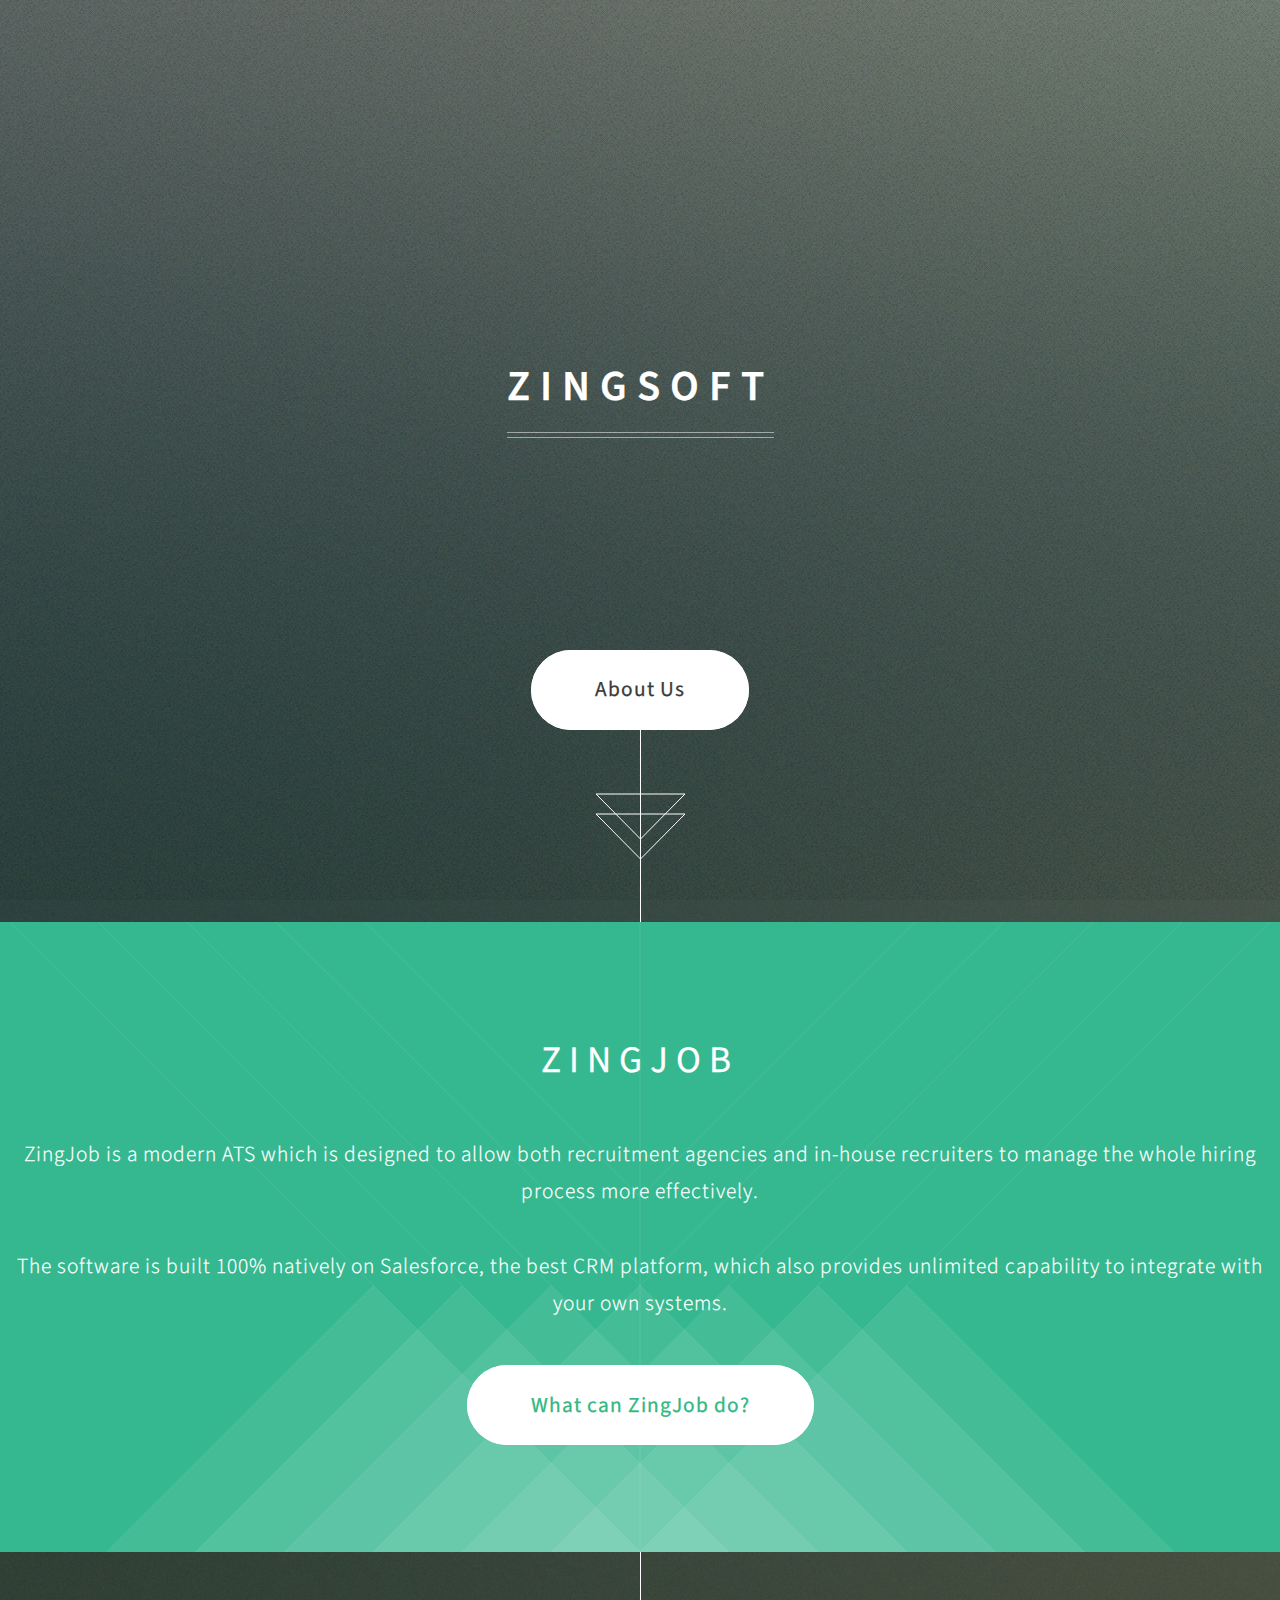
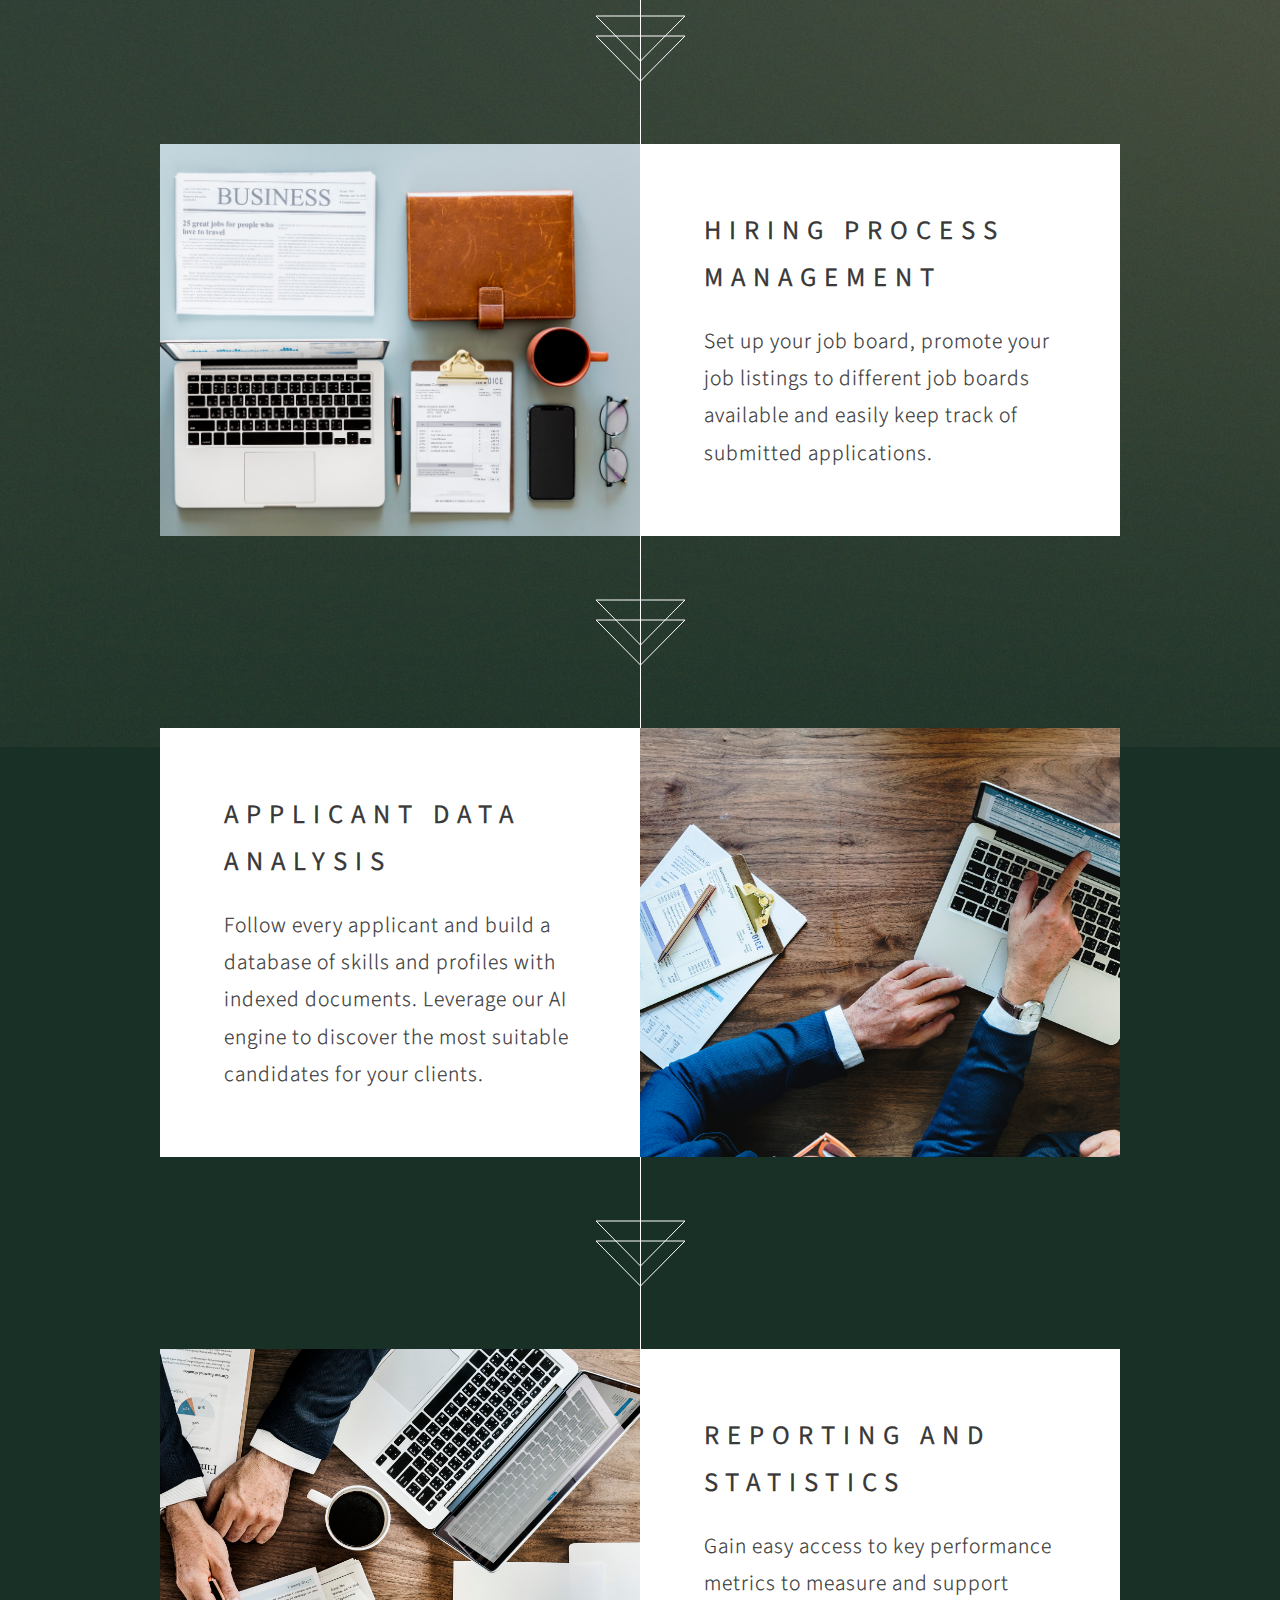
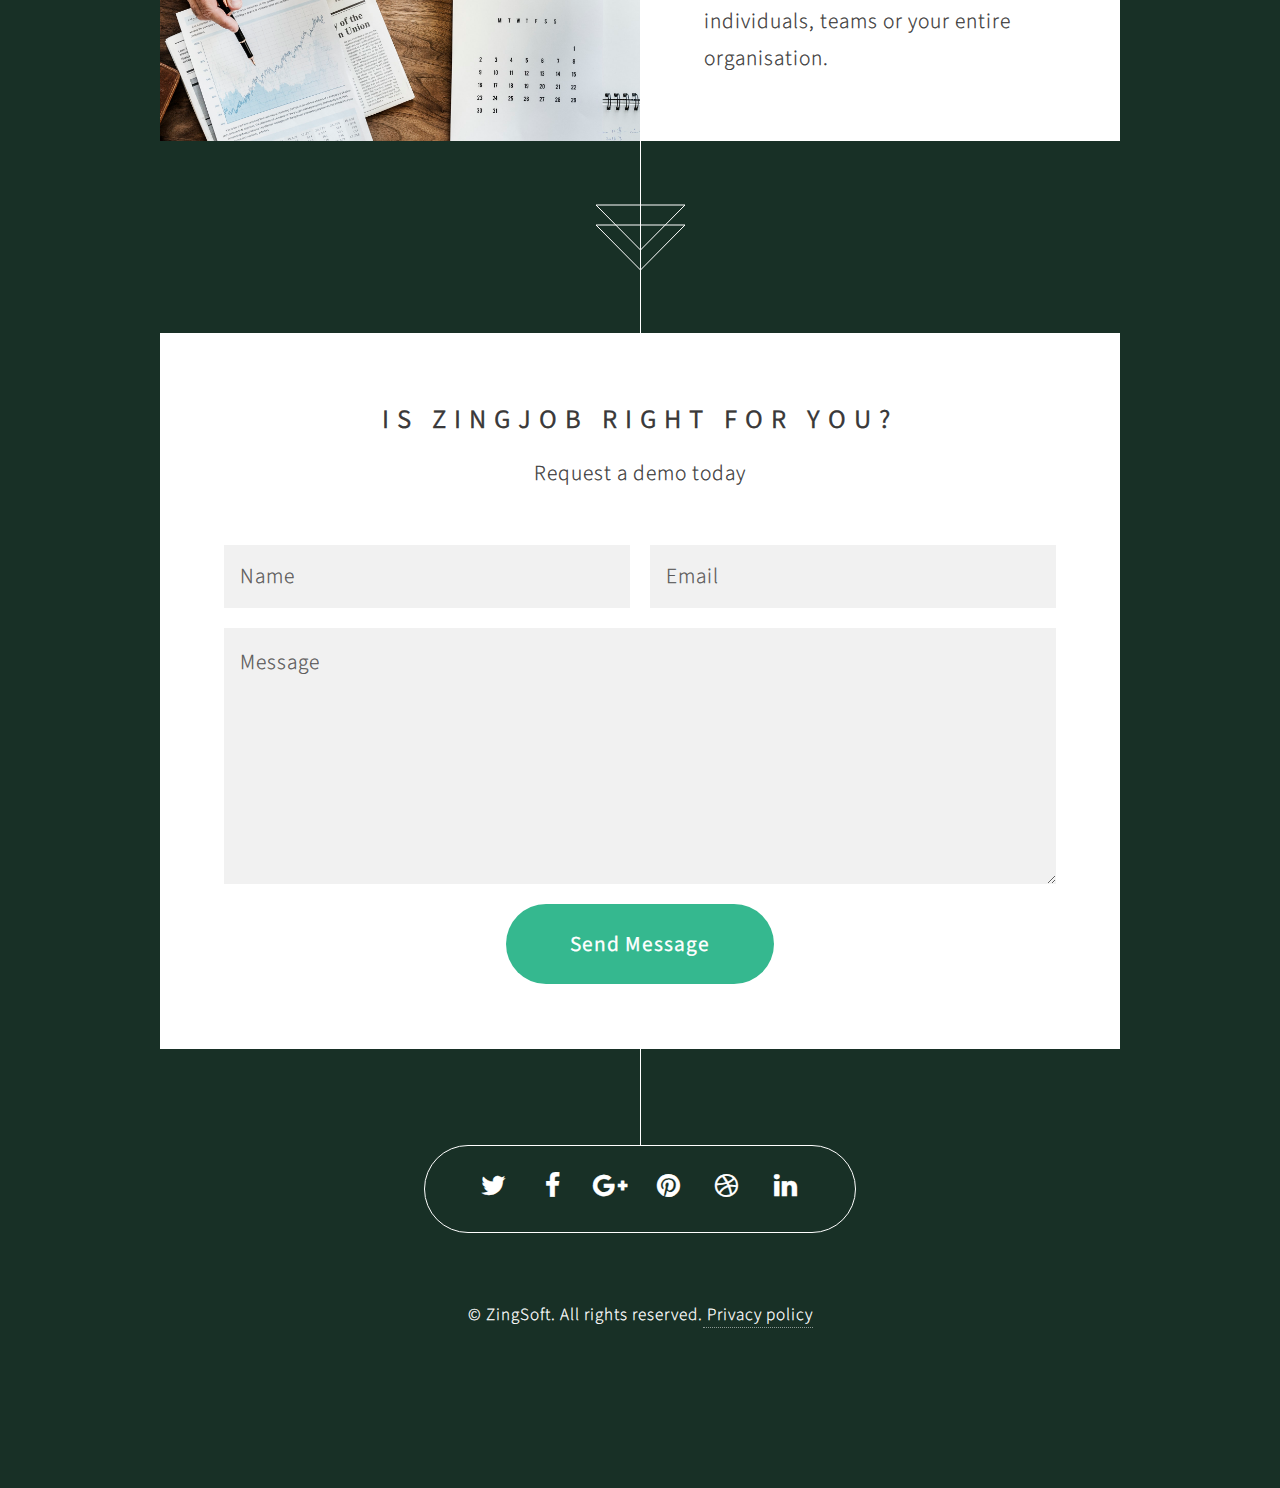
<file: index.html>
<!DOCTYPE HTML>
<html>
	<head>
		<title>ZingJob | ZingSoft</title>
		<meta charset="utf-8" />
		<meta name="viewport" content="width=device-width, initial-scale=1" />
		<!--[if lte IE 8]><script src="assets/js/ie/html5shiv.js"></script><![endif]-->
		<link rel="stylesheet" href="assets/css/main.css" />
		<!--[if lte IE 8]><link rel="stylesheet" href="assets/css/ie8.css" /><![endif]-->
	</head>
	<body>

		<!-- Header -->
			<section id="header">
				<header>
					<h1>ZingSoft</h1>
					<p></p>
				</header>
				<footer>
					<a href="#banner" class="button style2 scrolly-middle">About Us</a>
				</footer>
			</section>

		<!-- Banner -->
			<section id="banner">
				<header>
					<h2>ZingJob</h2>
				</header>
				<p>ZingJob is a modern ATS which is designed to allow both recruitment agencies and in-house recruiters to manage the whole hiring process more effectively. <br /><br />

				The software is built 100% natively on Salesforce, the best CRM platform, which also provides unlimited capability to integrate with your own systems. <br /></p>
				<footer>
					<a href="#first" class="button style2 scrolly">What can ZingJob do?</a>
				</footer>
			</section>

		<!-- Feature 1 -->
			<article id="first" class="container box style1 right">
				<!-- <a href="#" class="image fit"><img src="images/pic01.jpg" alt="" /></a> -->
				<a href="#" class="image fit"><img src="images/r1.jpeg" alt="" /></a>
				<div class="inner">
					<header>
						<h2>Hiring process management</h2>
					</header>
					<p>Set up your job board, promote your job listings to different job boards available and easily keep track of submitted applications. </p>
				</div>
			</article>

		<!-- Feature 2 -->
			<article class="container box style1 left">
				<a href="#" class="image fit"><img src="images/r2.jpeg" alt="" /></a>
				<div class="inner">
					<header>
						<h2>Applicant data analysis</h2>
					</header>
					<p>Follow every applicant and build a database of skills and profiles with indexed documents. Leverage our AI engine to discover the most suitable candidates for your clients.</p>
				</div>
			</article>

		<!-- Feature 3 -->
			<article id="first" class="container box style1 right">
				<a href="#" class="image fit"><img src="images/r3.jpeg" alt="" /></a>
				<div class="inner">
					<header>
						<h2>Reporting and Statistics</h2>
					</header>
					<p>Gain easy access to key performance metrics to measure and support individuals, teams or your entire organisation.</p>
				</div>
			</article>


		<!-- Portfolio -->
			<!-- <article class="container box style2">
				<header>
					<h2>Magnis parturient</h2>
					<p>Justo phasellus et aenean dignissim<br />
					placerat cubilia purus lectus.</p>
				</header>
				<div class="inner gallery">
					<div class="row 0%">
						<div class="3u 12u(mobile)"><a href="images/fulls/01.jpg" class="image fit"><img src="images/thumbs/01.jpg" alt="" title="Ad infinitum" /></a></div>
						<div class="3u 12u(mobile)"><a href="images/fulls/02.jpg" class="image fit"><img src="images/thumbs/02.jpg" alt="" title="Dressed in Clarity" /></a></div>
						<div class="3u 12u(mobile)"><a href="images/fulls/03.jpg" class="image fit"><img src="images/thumbs/03.jpg" alt="" title="Raven" /></a></div>
						<div class="3u 12u(mobile)"><a href="images/fulls/04.jpg" class="image fit"><img src="images/thumbs/04.jpg" alt="" title="I'll have a cup of Disneyland, please" /></a></div>
					</div>
					<div class="row 0%">
						<div class="3u 12u(mobile)"><a href="images/fulls/05.jpg" class="image fit"><img src="images/thumbs/05.jpg" alt="" title="Cherish" /></a></div>
						<div class="3u 12u(mobile)"><a href="images/fulls/06.jpg" class="image fit"><img src="images/thumbs/06.jpg" alt="" title="Different." /></a></div>
						<div class="3u 12u(mobile)"><a href="images/fulls/07.jpg" class="image fit"><img src="images/thumbs/07.jpg" alt="" title="History was made here" /></a></div>
						<div class="3u 12u(mobile)"><a href="images/fulls/08.jpg" class="image fit"><img src="images/thumbs/08.jpg" alt="" title="People come and go and walk away" /></a></div>
					</div>
				</div>
			</article> -->

		<!-- Contact -->
			<article class="container box style3">
				<header>
					<h2>Is ZingJob right for you?</h2>
					<p>Request a demo today</p>
				</header>
				<form method="post" action="#">
					<div class="row 50%">
						<div class="6u 12u$(mobile)"><input type="text" class="text" name="name" placeholder="Name" /></div>
						<div class="6u$ 12u$(mobile)"><input type="text" class="text" name="email" placeholder="Email" /></div>
						<div class="12u$">
							<textarea name="message" placeholder="Message"></textarea>
						</div>
						<div class="12u$">
							<ul class="actions">
								<li><input type="submit" value="Send Message" /></li>
							</ul>
						</div>
					</div>
				</form>
			</article>

		<section id="footer">
			<ul class="icons">
				<li><a href="#" class="icon fa-twitter"><span class="label">Twitter</span></a></li>
				<li><a href="#" class="icon fa-facebook"><span class="label">Facebook</span></a></li>
				<li><a href="#" class="icon fa-google-plus"><span class="label">Google+</span></a></li>
				<li><a href="#" class="icon fa-pinterest"><span class="label">Pinterest</span></a></li>
				<li><a href="#" class="icon fa-dribbble"><span class="label">Dribbble</span></a></li>
				<li><a href="#" class="icon fa-linkedin"><span class="label">LinkedIn</span></a></li>
			</ul>
			<div class="copyright">
				<ul class="menu">
					<li>&copy; ZingSoft. All rights reserved.<a href="privacy.html" target="_"> Privacy policy</a></li>
				</ul>
			</div>
		</section>

		<!-- Scripts -->
			<script src="assets/js/jquery.min.js"></script>
			<script src="assets/js/jquery.scrolly.min.js"></script>
			<script src="assets/js/jquery.poptrox.min.js"></script>
			<script src="assets/js/skel.min.js"></script>
			<script src="assets/js/util.js"></script>
			<!--[if lte IE 8]><script src="assets/js/ie/respond.min.js"></script><![endif]-->
			<script src="assets/js/main.js"></script>

	</body>
</html>
</file>
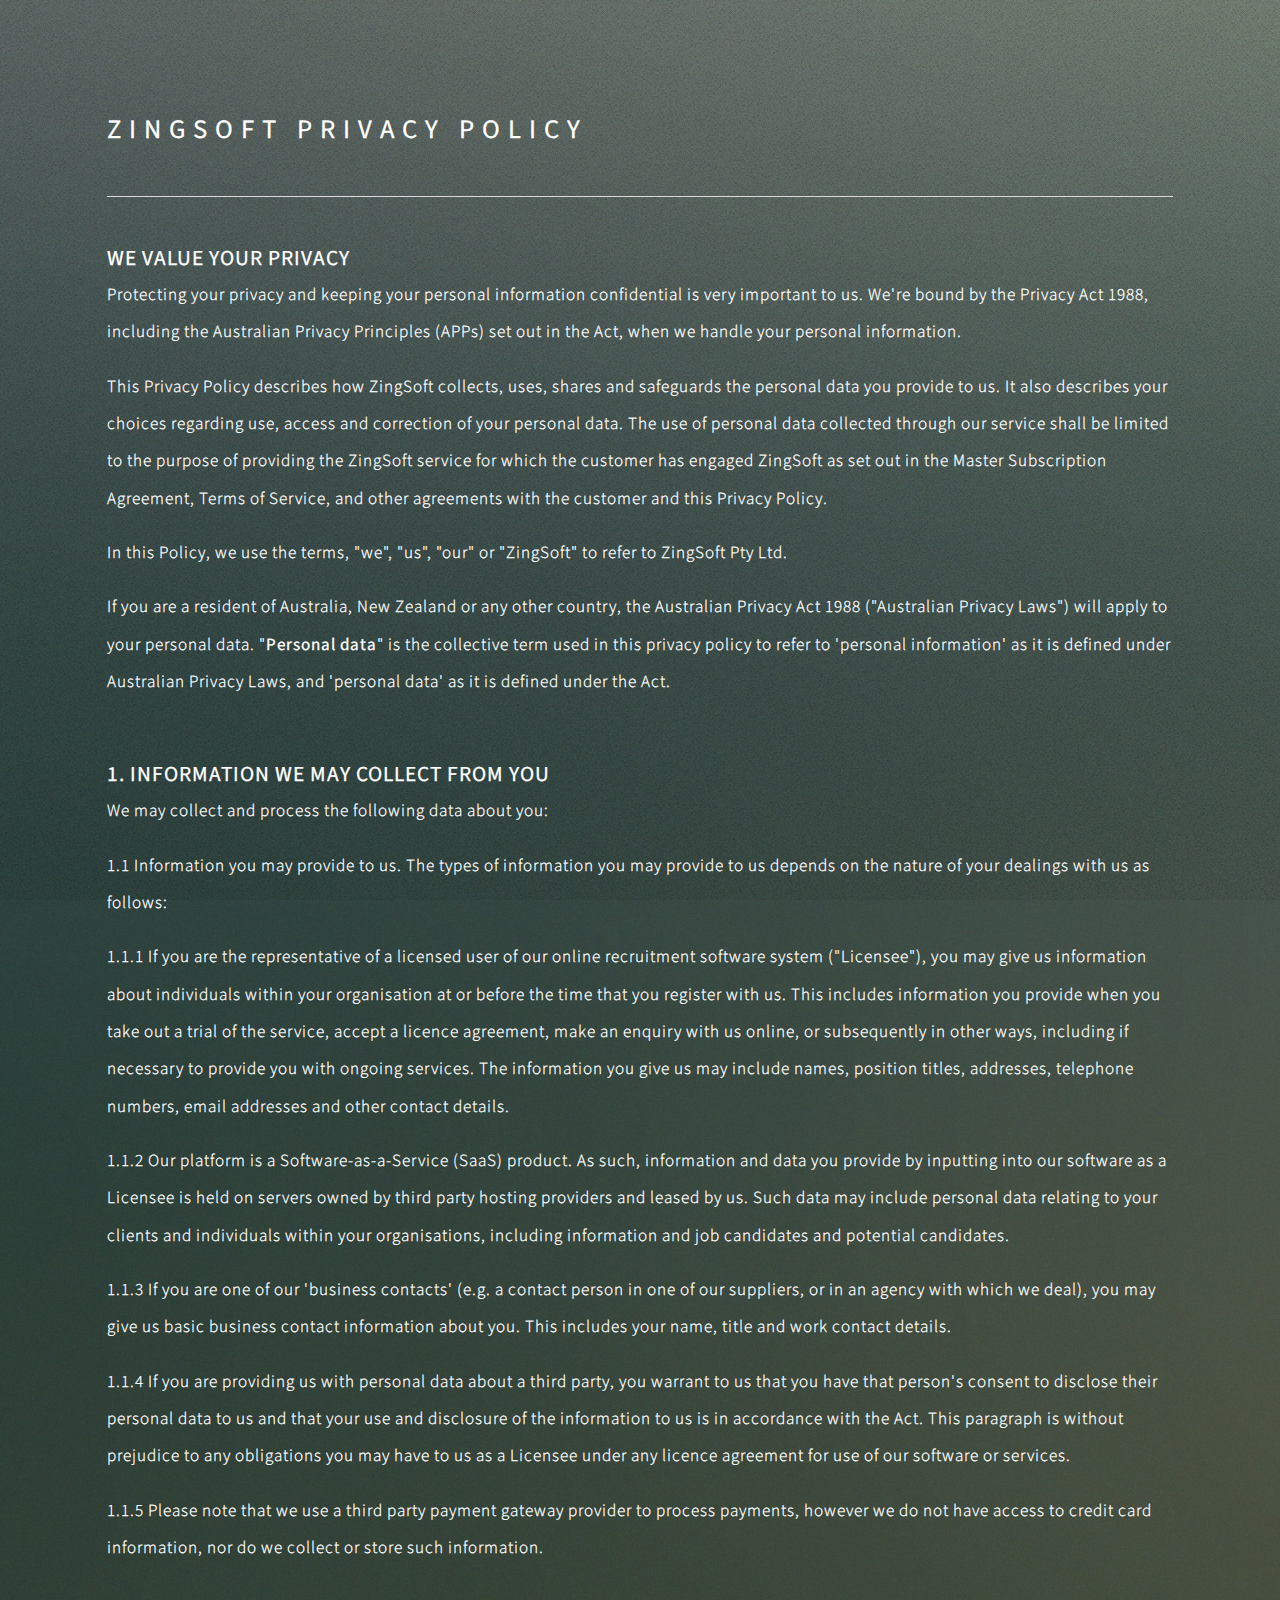
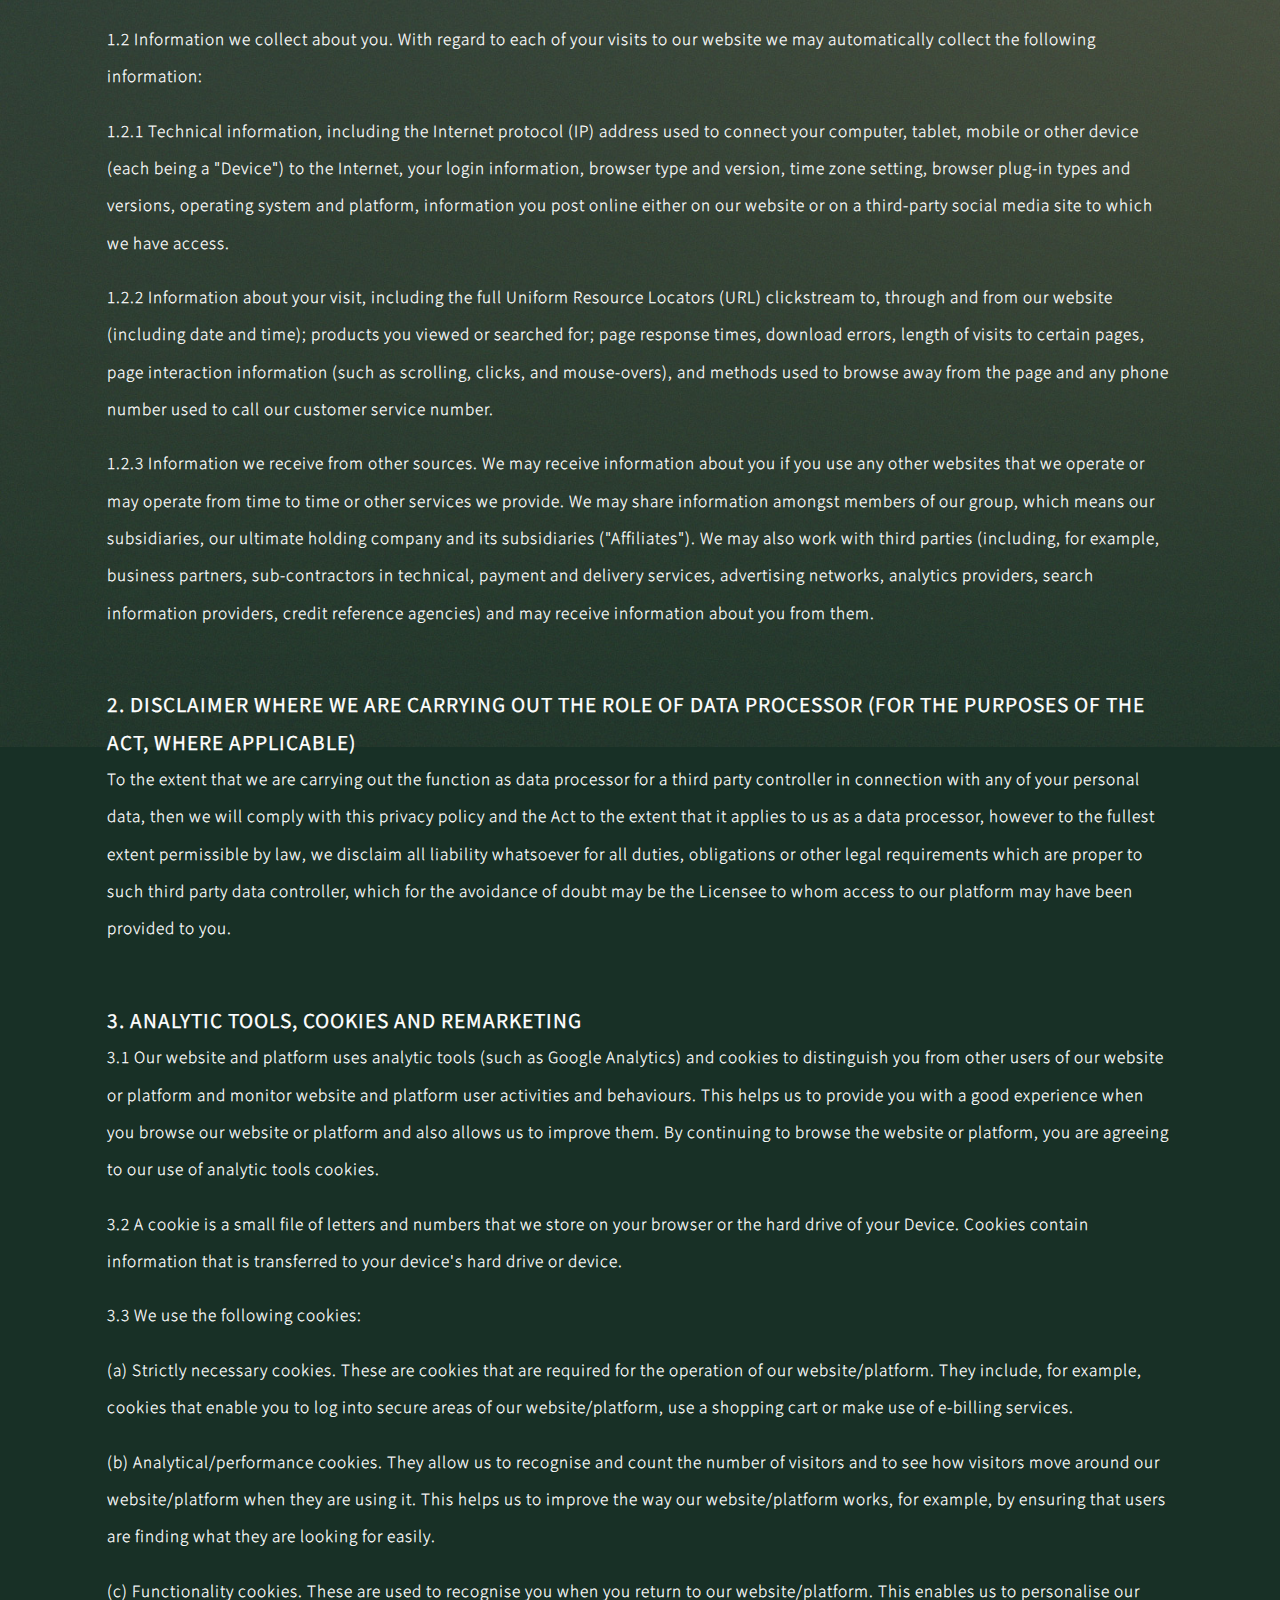
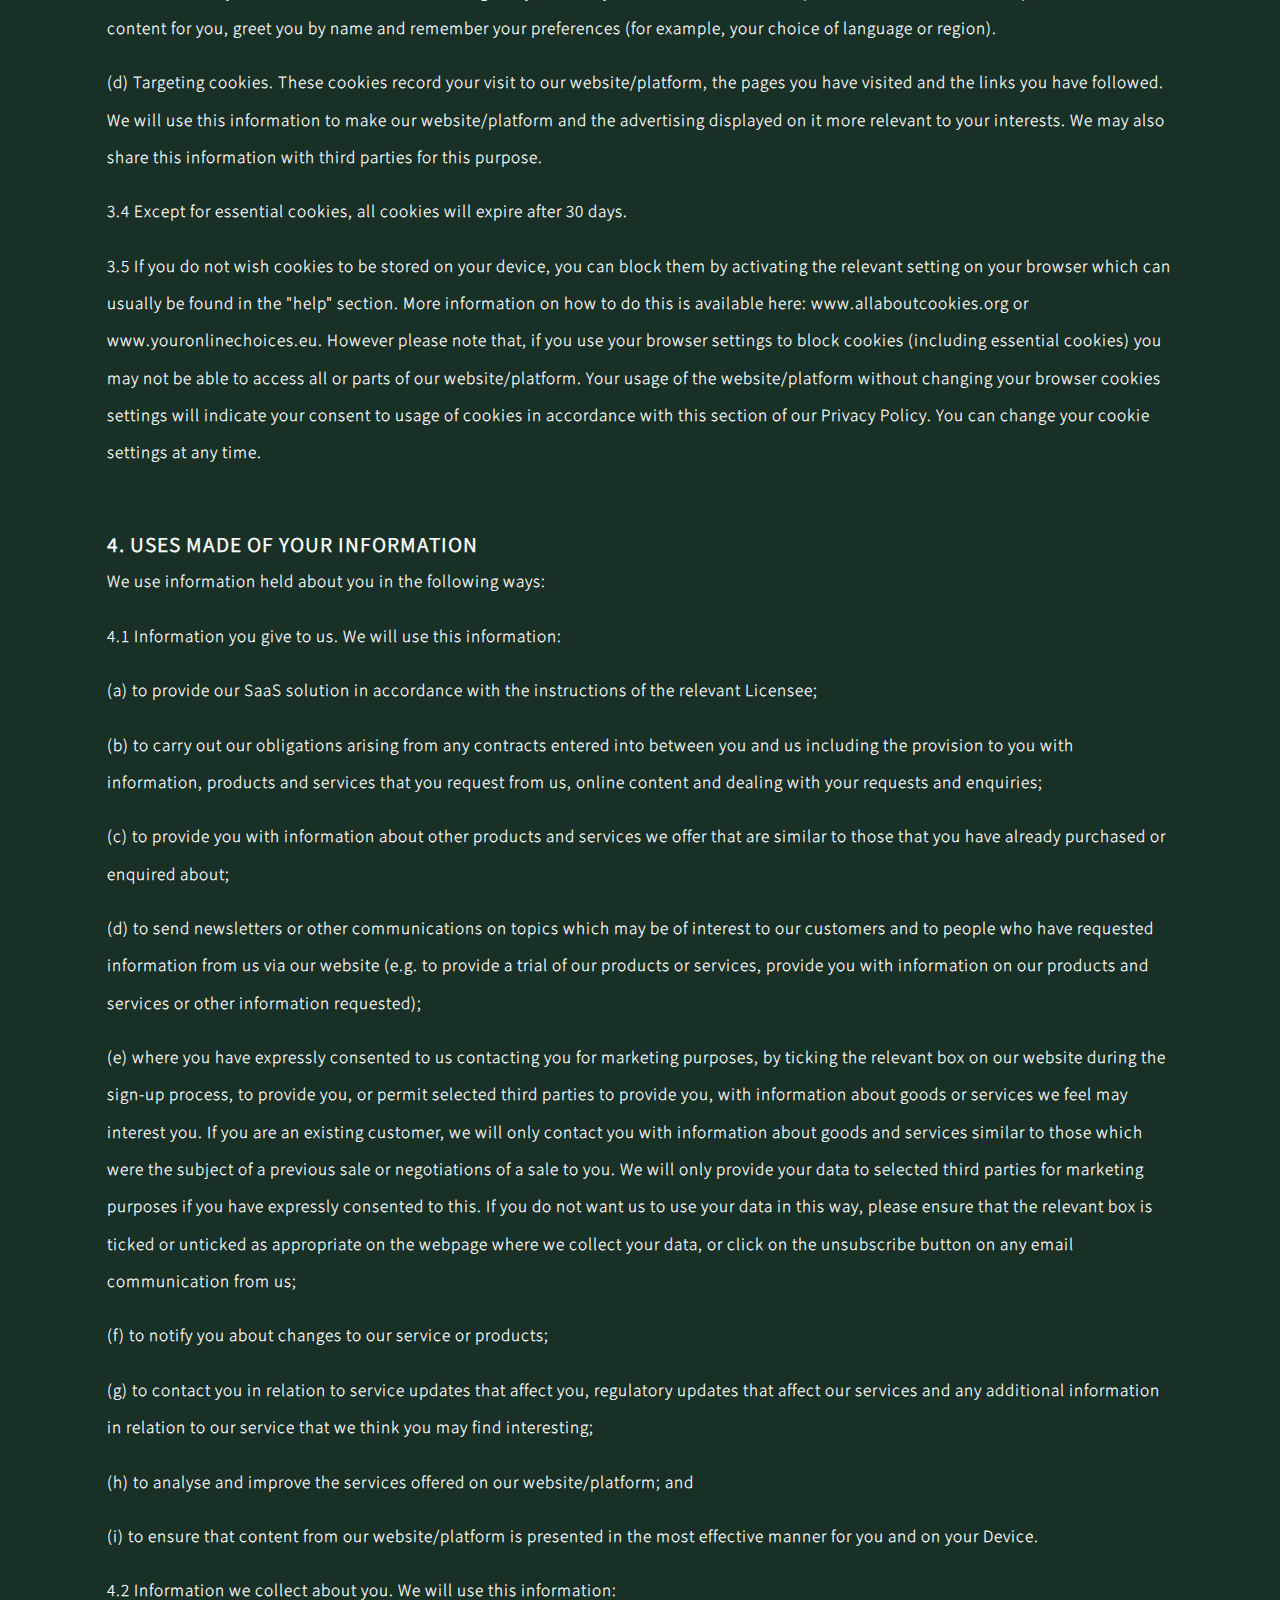
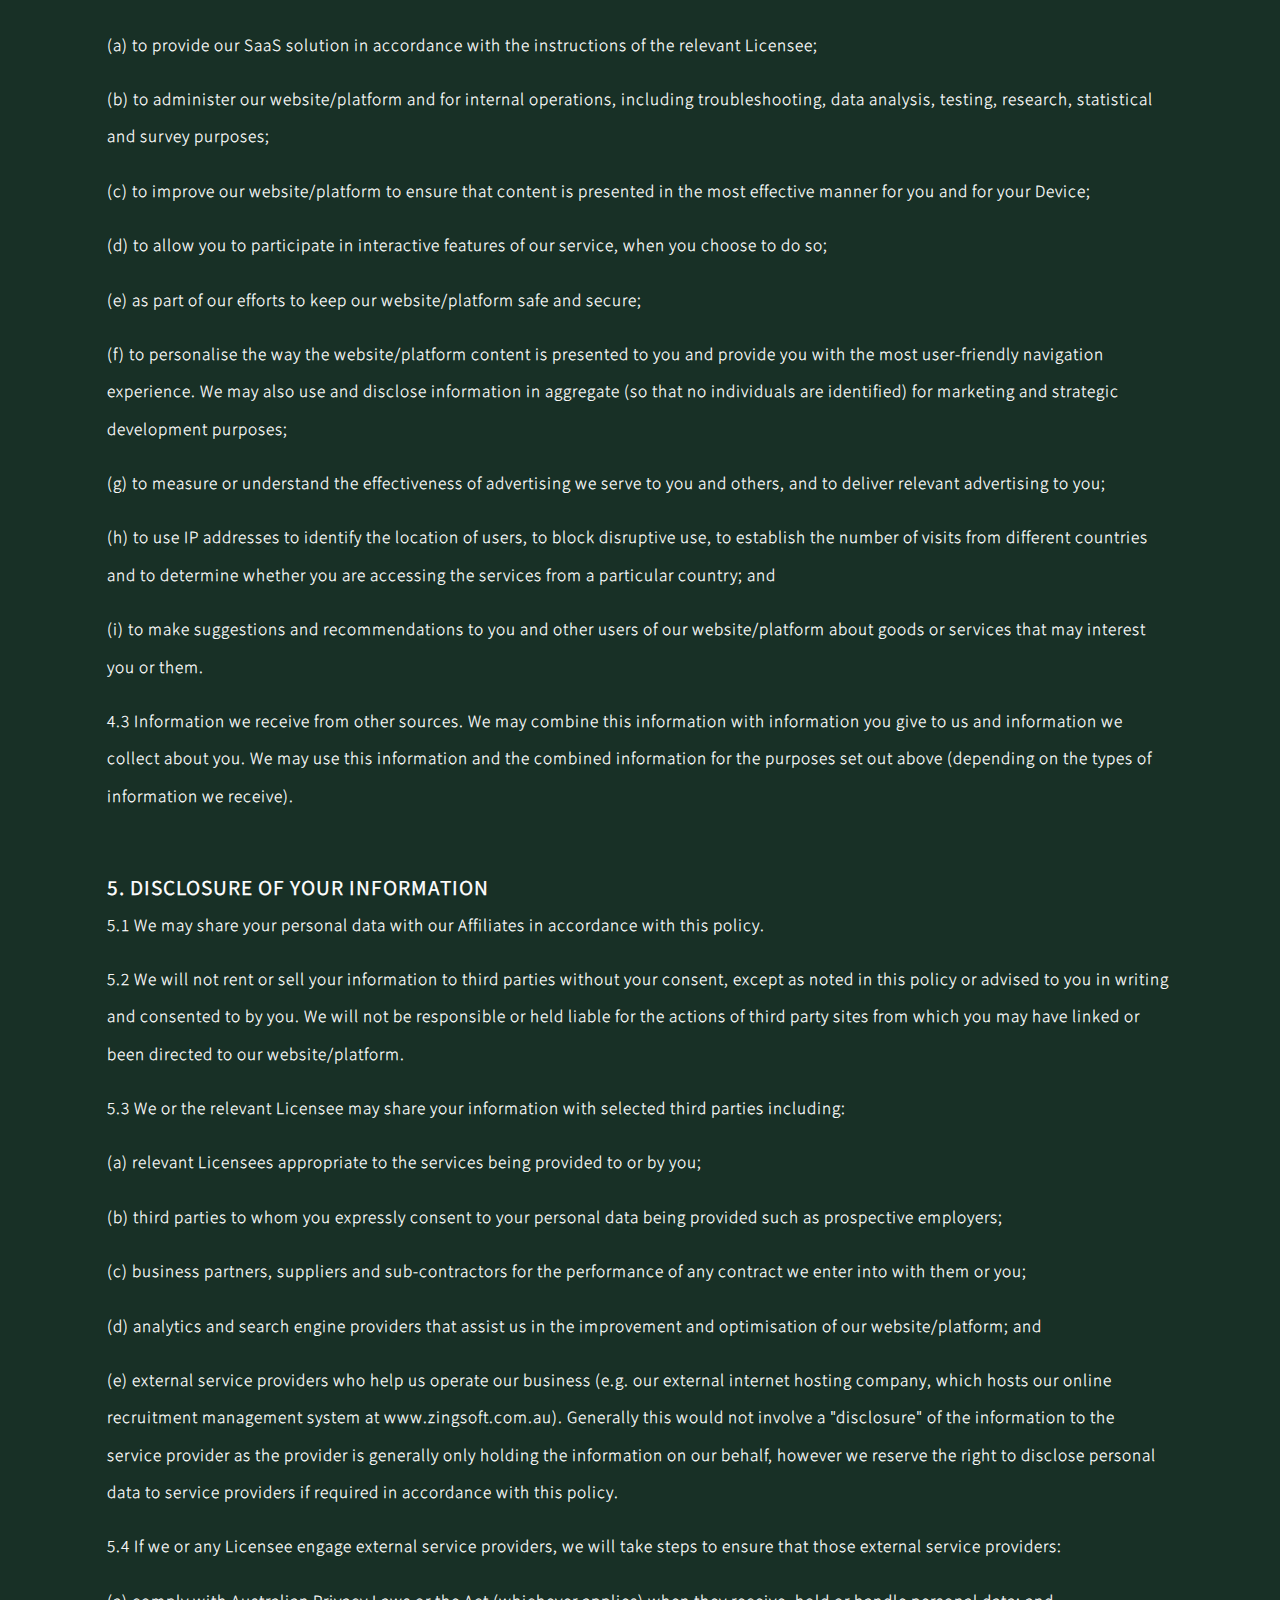
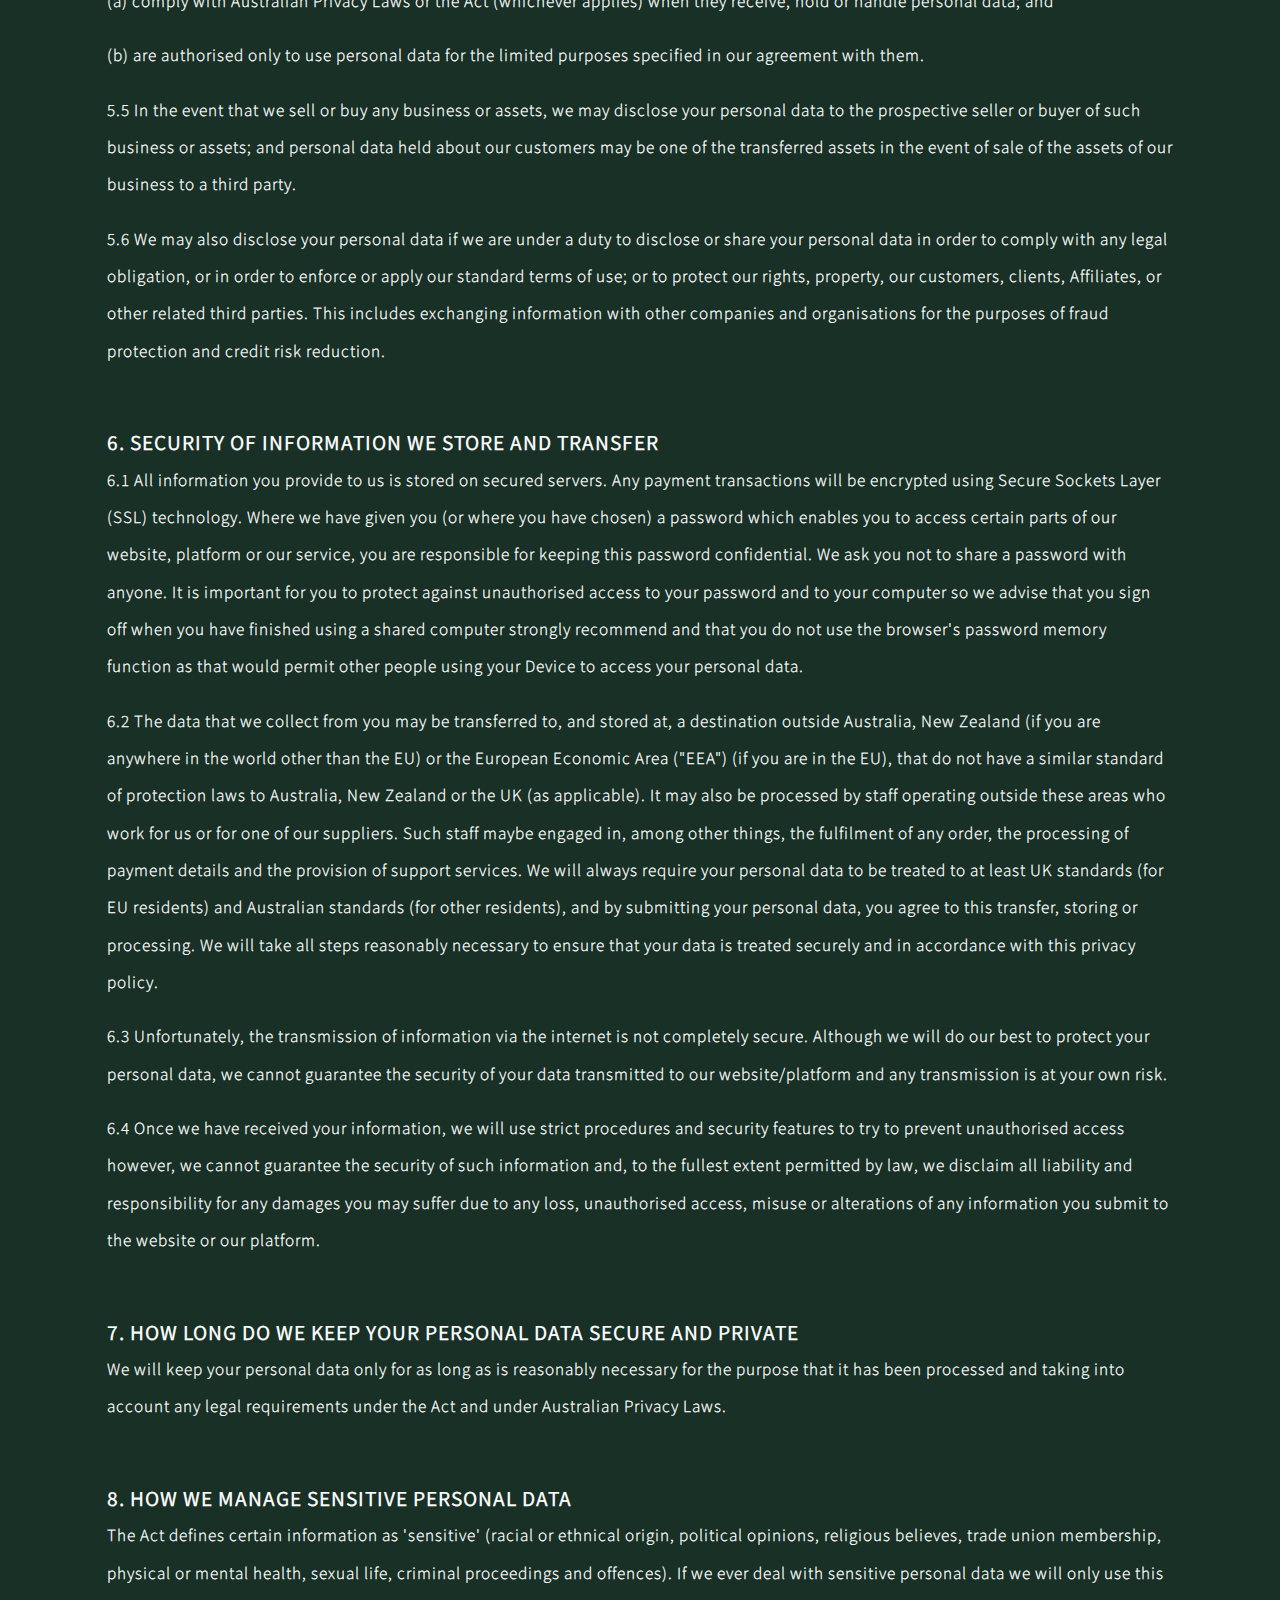
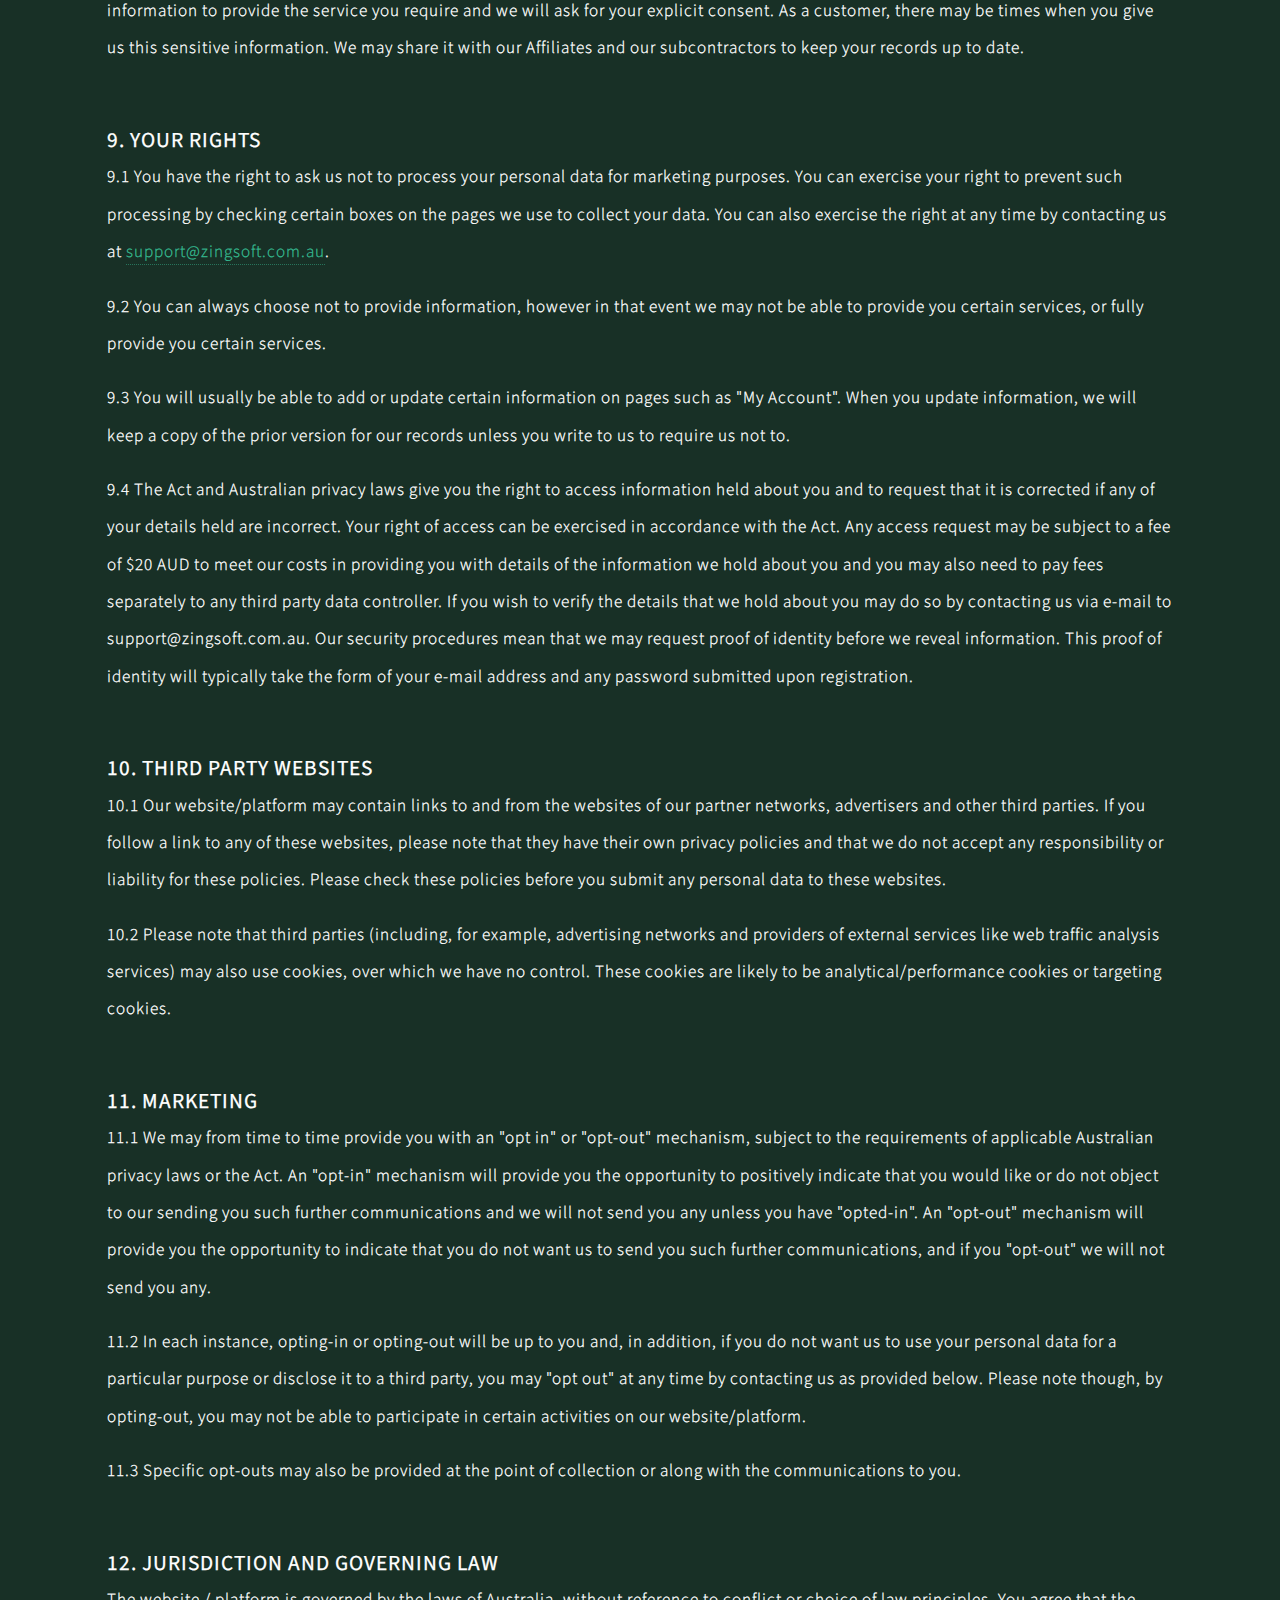
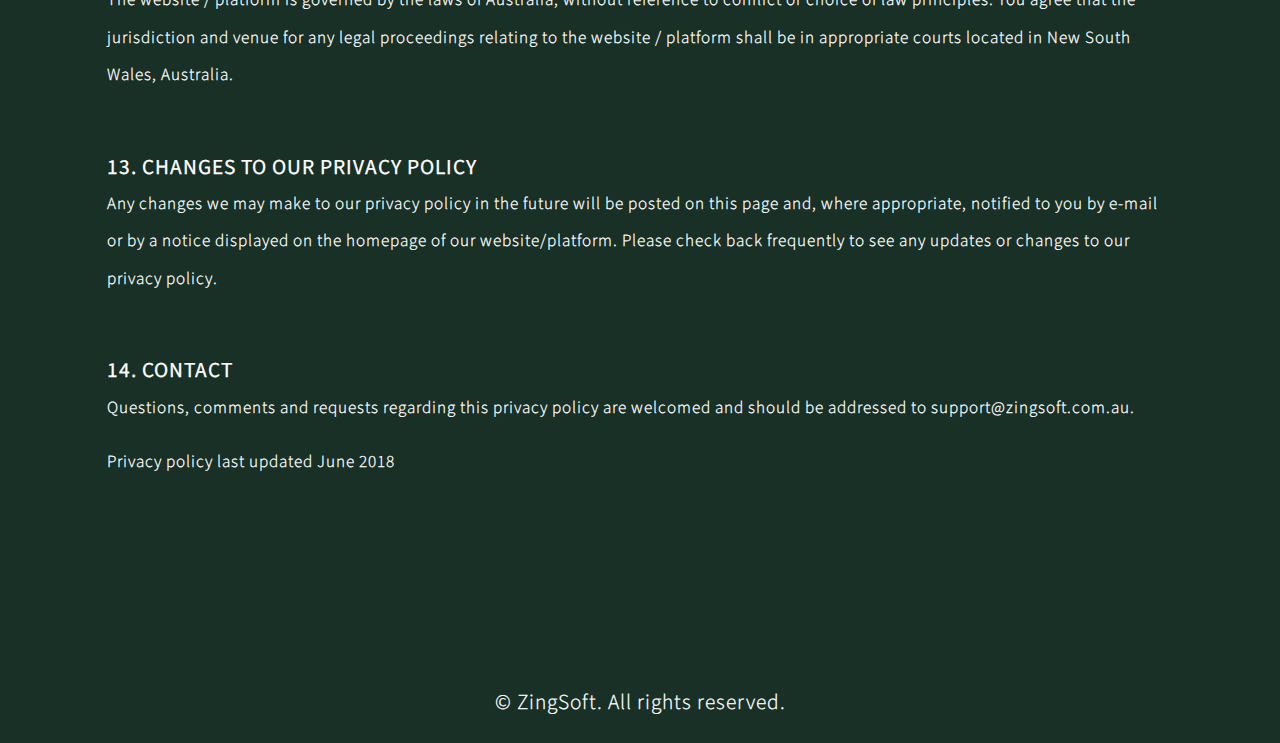
<file: privacy.html>
<!DOCTYPE HTML>
<html>
	<head>
		<title>Privacy Policy | ZingSoft</title>
		<meta charset="utf-8" />
		<meta name="viewport" content="width=device-width, initial-scale=1" />
		<!--[if lte IE 8]><script src="assets/js/ie/html5shiv.js"></script><![endif]-->
		<link rel="stylesheet" href="assets/css/main.css" />
		<!--[if lte IE 8]><link rel="stylesheet" href="assets/css/ie8.css" /><![endif]-->
		<link rel="stylesheet" href="assets/css/privacy.css" />
	</head>
	<body>
		<!-- Banner -->
		<section id="privacy">
			<section class="content">
			<header>
				<h2>ZingSoft Privacy Policy</h2>
				<hr/>
			</header>

			<h1>We value your privacy</h1>
			<p> Protecting your privacy and keeping your personal information confidential is very important to us. We're bound by the Privacy Act 1988, including the Australian Privacy Principles (APPs) set out in the Act, when we handle your personal information.</p> 

			<p>This Privacy Policy describes how ZingSoft collects, uses, shares and safeguards the personal data you provide to us. It also describes your choices regarding use, access and correction of your personal data. The use of personal data collected through our service shall be limited to the purpose of providing the ZingSoft service for which the customer has engaged ZingSoft as set out in the Master Subscription Agreement, Terms of Service, and other agreements with the customer and this Privacy Policy.</p>

			<p>In this Policy, we use the terms, "we", "us", "our" or "ZingSoft" to refer to ZingSoft Pty Ltd.</p>

			<p>If you are a resident of Australia, New Zealand or any other country, the Australian Privacy Act 1988 ("Australian Privacy Laws") will apply to your personal data. "<b>Personal data</b>" is the collective term used in this privacy policy to refer to 'personal information' as it is defined under Australian Privacy Laws, and 'personal data' as it is defined under the Act.</p>
			<br/>


			<h1>1. Information we may collect from you</h1>
			<p>We may collect and process the following data about you:</p>
			<p>1.1 Information you may provide to us. The types of information you may provide to us depends on the nature of your dealings with us as follows:</p>

			<p>1.1.1 If you are the representative of a licensed user of our online recruitment software system ("Licensee"), you may give us information about individuals within your organisation at or before the time that you register with us. This includes information you provide when you take out a trial of the service, accept a licence agreement, make an enquiry with us online, or subsequently in other ways, including if necessary to provide you with ongoing services. The information you give us may include names, position titles, addresses, telephone numbers, email addresses and other contact details.</p>
			<p>1.1.2 Our platform is a Software-as-a-Service (SaaS) product. As such, information and data you provide by inputting into our software as a Licensee is held on servers owned by third party hosting providers and leased by us. Such data may include personal data relating to your clients and individuals within your organisations, including information and job candidates and potential candidates.</p>
			<p>1.1.3 If you are one of our 'business contacts' (e.g. a contact person in one of our suppliers, or in an agency with which we deal), you may give us basic business contact information about you. This includes your name, title and work contact details.</p>
			<p>1.1.4 If you are providing us with personal data about a third party, you warrant to us that you have that person's consent to disclose their personal data to us and that your use and disclosure of the information to us is in accordance with the Act. This paragraph is without prejudice to any obligations you may have to us as a Licensee under any licence agreement for use of our software or services.</p>
			<p>1.1.5 Please note that we use a third party payment gateway provider to process payments, however we do not have access to credit card information, nor do we collect or store such information.</p>

			<br/>
			<p>1.2 Information we collect about you. With regard to each of your visits to our website we may automatically collect the following information:</p>
			<p>1.2.1 Technical information, including the Internet protocol (IP) address used to connect your computer, tablet, mobile or other device (each being a "Device") to the Internet, your login information, browser type and version, time zone setting, browser plug-in types and versions, operating system and platform, information you post online either on our website or on a third-party social media site to which we have access.</p>
			<p>1.2.2 Information about your visit, including the full Uniform Resource Locators (URL) clickstream to, through and from our website (including date and time); products you viewed or searched for; page response times, download errors, length of visits to certain pages, page interaction information (such as scrolling, clicks, and mouse-overs), and methods used to browse away from the page and any phone number used to call our customer service number.</p>
			<p>1.2.3 Information we receive from other sources. We may receive information about you if you use any other websites that we operate or may operate from time to time or other services we provide. We may share information amongst members of our group, which means our subsidiaries, our ultimate holding company and its subsidiaries ("Affiliates"). We may also work with third parties (including, for example, business partners, sub-contractors in technical, payment and delivery services, advertising networks, analytics providers, search information providers, credit reference agencies) and may receive information about you from them.</p>



			<br/>
			<h1>2. Disclaimer where we are carrying out the role of data processor (for the purposes of the Act, where applicable)</h1>
			<p>To the extent that we are carrying out the function as data processor for a third party controller in connection with any of your personal data, then we will comply with this privacy policy and the Act to the extent that it applies to us as a data processor, however to the fullest extent permissible by law, we disclaim all liability whatsoever for all duties, obligations or other legal requirements which are proper to such third party data controller, which for the avoidance of doubt may be the Licensee to whom access to our platform may have been provided to you.</p>

			<br/>
			<h1>3. Analytic Tools, Cookies and Remarketing</h1>
			<p>3.1 Our website and platform uses analytic tools (such as Google Analytics) and cookies to distinguish you from other users of our website or platform and monitor website and platform user activities and behaviours. This helps us to provide you with a good experience when you browse our website or platform and also allows us to improve them. By continuing to browse the website or platform, you are agreeing to our use of analytic tools cookies.</p>
			<p>3.2 A cookie is a small file of letters and numbers that we store on your browser or the hard drive of your Device. Cookies contain information that is transferred to your device's hard drive or device.</p>
			<p>3.3 We use the following cookies:</p>
			<p>(a) Strictly necessary cookies. These are cookies that are required for the operation of our website/platform. They include, for example, cookies that enable you to log into secure areas of our website/platform, use a shopping cart or make use of e-billing services.</p>
			<p>(b) Analytical/performance cookies. They allow us to recognise and count the number of visitors and to see how visitors move around our website/platform when they are using it. This helps us to improve the way our website/platform works, for example, by ensuring that users are finding what they are looking for easily.</p>
			<p>(c) Functionality cookies. These are used to recognise you when you return to our website/platform. This enables us to personalise our content for you, greet you by name and remember your preferences (for example, your choice of language or region).</p>
			<p>(d) Targeting cookies. These cookies record your visit to our website/platform, the pages you have visited and the links you have followed. We will use this information to make our website/platform and the advertising displayed on it more relevant to your interests. We may also share this information with third parties for this purpose.</p>
			<p>3.4 Except for essential cookies, all cookies will expire after 30 days.</p>
			<p>3.5 If you do not wish cookies to be stored on your device, you can block them by activating the relevant setting on your browser which can usually be found in the "help" section. More information on how to do this is available here: www.allaboutcookies.org or www.youronlinechoices.eu. However please note that, if you use your browser settings to block cookies (including essential cookies) you may not be able to access all or parts of our website/platform. Your usage of the website/platform without changing your browser cookies settings will indicate your consent to usage of cookies in accordance with this section of our Privacy Policy. You can change your cookie settings at any time.</p><br/>


			<h1>4. Uses made of your information</h1>
			<!-- A comment is visible in the source code only -->
			<p>We use information held about you in the following ways:</p>
			<p>4.1 Information you give to us. We will use this information:</p>
			<p>(a) to provide our SaaS solution in accordance with the instructions of the relevant Licensee;</p>
			<p>(b) to carry out our obligations arising from any contracts entered into between you and us including the provision to you with information, products and services that you request from us, online content and dealing with your requests and enquiries;</p>
			<p>(c) to provide you with information about other products and services we offer that are similar to those that you have already purchased or enquired about;</p>
			<p>(d) to send newsletters or other communications on topics which may be of interest to our customers and to people who have requested information from us via our website (e.g. to provide a trial of our products or services, provide you with information on our products and services or other information requested);</p>
			<p>(e) where you have expressly consented to us contacting you for marketing purposes, by ticking the relevant box on our website during the sign-up process, to provide you, or permit selected third parties to provide you, with information about goods or services we feel may interest you. If you are an existing customer, we will only contact you with information about goods and services similar to those which were the subject of a previous sale or negotiations of a sale to you. We will only provide your data to selected third parties for marketing purposes if you have expressly consented to this. If you do not want us to use your data in this way, please ensure that the relevant box is ticked or unticked as appropriate on the webpage where we collect your data, or click on the unsubscribe button on any email communication from us;</p>
			<p>(f) to notify you about changes to our service or products;</p>
			<p>(g) to contact you in relation to service updates that affect you, regulatory updates that affect our services and any additional information in relation to our service that we think you may find interesting;</p>
			<p>(h) to analyse and improve the services offered on our website/platform; and</p>
			<p>(i) to ensure that content from our website/platform is presented in the most effective manner for you and on your Device.</p>

			<!-- A comment is visible in the source code only -->
			<p>4.2 Information we collect about you. We will use this information:</p>
			<p>(a) to provide our SaaS solution in accordance with the instructions of the relevant Licensee;</p>
			<p>(b) to administer our website/platform and for internal operations, including troubleshooting, data analysis, testing, research, statistical and survey purposes;</p>
			<p>(c) to improve our website/platform to ensure that content is presented in the most effective manner for you and for your Device;</p>
			<p>(d) to allow you to participate in interactive features of our service, when you choose to do so;</p>
			<p>(e) as part of our efforts to keep our website/platform safe and secure;</p>
			<p>(f) to personalise the way the website/platform content is presented to you and provide you with the most user-friendly navigation experience. We may also use and disclose information in aggregate (so that no individuals are identified) for marketing and strategic development purposes;</p>
			<p>(g) to measure or understand the effectiveness of advertising we serve to you and others, and to deliver relevant advertising to you;</p>
			<p>(h) to use IP addresses to identify the location of users, to block disruptive use, to establish the number of visits from different countries and to determine whether you are accessing the services from a particular country; and</p>
			<p>(i) to make suggestions and recommendations to you and other users of our website/platform about goods or services that may interest you or them. </p>

			<p>4.3 Information we receive from other sources. We may combine this information with information you give to us and information we collect about you. We may use this information and the combined information for the purposes set out above (depending on the types of information we receive).</p><br/>

			<h1>5. Disclosure of your information</h1>
			<p>5.1 We may share your personal data with our Affiliates in accordance with this policy.</p>
			<p>5.2 We will not rent or sell your information to third parties without your consent, except as noted in this policy or advised to you in writing and consented to by you. We will not be responsible or held liable for the actions of third party sites from which you may have linked or been directed to our website/platform.</p>
			<p>5.3 We or the relevant Licensee may share your information with selected third parties including:</p>
			<p>(a) relevant Licensees appropriate to the services being provided to or by you;</p>
			<p>(b) third parties to whom you expressly consent to your personal data being provided such as prospective employers;</p>
			<p>(c) business partners, suppliers and sub-contractors for the performance of any contract we enter into with them or you;</p>
			<p>(d) analytics and search engine providers that assist us in the improvement and optimisation of our website/platform; and</p>
			<p>(e) external service providers who help us operate our business (e.g. our external internet hosting company, which hosts our online recruitment management system at www.zingsoft.com.au). Generally this would not involve a "disclosure" of the information to the service provider as the provider is generally only holding the information on our behalf, however we reserve the right to disclose personal data to service providers if required in accordance with this policy.</p>
			<p>5.4 If we or any Licensee engage external service providers, we will take steps to ensure that those external service providers:</p>
			<p>(a) comply with Australian Privacy Laws or the Act (whichever applies) when they receive, hold or handle personal data; and</p>
			<p>(b) are authorised only to use personal data for the limited purposes specified in our agreement with them.</p>
			<p>5.5 In the event that we sell or buy any business or assets, we may disclose your personal data to the prospective seller or buyer of such business or assets; and personal data held about our customers may be one of the transferred assets in the event of sale of the assets of our business to a third party.</p>
			<p>5.6 We may also disclose your personal data if we are under a duty to disclose or share your personal data in order to comply with any legal obligation, or in order to enforce or apply our standard terms of use; or to protect our rights, property, our customers, clients, Affiliates, or other related third parties. This includes exchanging information with other companies and organisations for the purposes of fraud protection and credit risk reduction.</p><br/>

			<h1>6. Security of information we store and transfer</h1>
			<p>6.1 All information you provide to us is stored on secured servers. Any payment transactions will be encrypted using Secure Sockets Layer (SSL) technology. Where we have given you (or where you have chosen) a password which enables you to access certain parts of our website, platform or our service, you are responsible for keeping this password confidential. We ask you not to share a password with anyone. It is important for you to protect against unauthorised access to your password and to your computer so we advise that you sign off when you have finished using a shared computer strongly recommend and that you do not use the browser's password memory function as that would permit other people using your Device to access your personal data.</p>
			<p>6.2 The data that we collect from you may be transferred to, and stored at, a destination outside Australia, New Zealand (if you are anywhere in the world other than the EU) or the European Economic Area ("EEA") (if you are in the EU), that do not have a similar standard of protection laws to Australia, New Zealand or the UK (as applicable). It may also be processed by staff operating outside these areas who work for us or for one of our suppliers. Such staff maybe engaged in, among other things, the fulfilment of any order, the processing of payment details and the provision of support services. We will always require your personal data to be treated to at least UK standards (for EU residents) and Australian standards (for other residents), and by submitting your personal data, you agree to this transfer, storing or processing. We will take all steps reasonably necessary to ensure that your data is treated securely and in accordance with this privacy policy.</p>
			<p>6.3 Unfortunately, the transmission of information via the internet is not completely secure. Although we will do our best to protect your personal data, we cannot guarantee the security of your data transmitted to our website/platform and any transmission is at your own risk.</p>
			<p>6.4 Once we have received your information, we will use strict procedures and security features to try to prevent unauthorised access however, we cannot guarantee the security of such information and, to the fullest extent permitted by law, we disclaim all liability and responsibility for any damages you may suffer due to any loss, unauthorised access, misuse or alterations of any information you submit to the website or our platform.</p><br/>

			<h1>7. How long do we keep your personal data secure and private</h1>
			<p>We will keep your personal data only for as long as is reasonably necessary for the purpose that it has been processed and taking into account any legal requirements under the Act and under Australian Privacy Laws.</p><br/>

			<h1>8. How we manage sensitive personal data</h1>
			<p>The Act defines certain information as 'sensitive' (racial or ethnical origin, political opinions, religious believes, trade union membership, physical or mental health, sexual life, criminal proceedings and offences). If we ever deal with sensitive personal data we will only use this information to provide the service you require and we will ask for your explicit consent. As a customer, there may be times when you give us this sensitive information. We may share it with our Affiliates and our subcontractors to keep your records up to date.</p><br/>


			<h1>9. Your rights</h1>
			<p>9.1 You have the right to ask us not to process your personal data for marketing purposes. You can exercise your right to prevent such processing by checking certain boxes on the pages we use to collect your data. You can also exercise the right at any time by contacting us at <a href="mailto:support@zingsoft.com.au">support@zingsoft.com.au</a>.</p>
			<p>9.2 You can always choose not to provide information, however in that event we may not be able to provide you certain services, or fully provide you certain services.</p>
			<p>9.3 You will usually be able to add or update certain information on pages such as "My Account". When you update information, we will keep a copy of the prior version for our records unless you write to us to require us not to.</p>
			<p>9.4 The Act and Australian privacy laws give you the right to access information held about you and to request that it is corrected if any of your details held are incorrect. Your right of access can be exercised in accordance with the Act. Any access request may be subject to a fee of $20 AUD to meet our costs in providing you with details of the information we hold about you and you may also need to pay fees separately to any third party data controller. If you wish to verify the details that we hold about you may do so by contacting us via e-mail to support@zingsoft.com.au. Our security procedures mean that we may request proof of identity before we reveal information. This proof of identity will typically take the form of your e-mail address and any password submitted upon registration.</p><br/>

			<h1>10. Third party websites</h1>
			<p>10.1 Our website/platform may contain links to and from the websites of our partner networks, advertisers and other third parties. If you follow a link to any of these websites, please note that they have their own privacy policies and that we do not accept any responsibility or liability for these policies. Please check these policies before you submit any personal data to these websites.</p>
			<p>10.2 Please note that third parties (including, for example, advertising networks and providers of external services like web traffic analysis services) may also use cookies, over which we have no control. These cookies are likely to be analytical/performance cookies or targeting cookies.</p><br/>



			<h1>11. Marketing</h1>
			<p>11.1 We may from time to time provide you with an "opt in" or "opt-out" mechanism, subject to the requirements of applicable Australian privacy laws or the Act. An "opt-in" mechanism will provide you the opportunity to positively indicate that you would like or do not object to our sending you such further communications and we will not send you any unless you have "opted-in". An "opt-out" mechanism will provide you the opportunity to indicate that you do not want us to send you such further communications, and if you "opt-out" we will not send you any.</p>
			<p>11.2 In each instance, opting-in or opting-out will be up to you and, in addition, if you do not want us to use your personal data for a particular purpose or disclose it to a third party, you may "opt out" at any time by contacting us as provided below. Please note though, by opting-out, you may not be able to participate in certain activities on our website/platform.</p>
			<p>11.3 Specific opt-outs may also be provided at the point of collection or along with the communications to you.</p><br/>


			<h1>12. Jurisdiction and governing law</h1>
			<p>The website / platform is governed by the laws of Australia, without reference to conflict or choice of law principles. You agree that the jurisdiction and venue for any legal proceedings relating to the website / platform shall be in appropriate courts located in New South Wales, Australia.</p><br/>

			<h1>13. Changes to our privacy policy</h1>
			<p>Any changes we may make to our privacy policy in the future will be posted on this page and, where appropriate, notified to you by e-mail or by a notice displayed on the homepage of our website/platform. Please check back frequently to see any updates or changes to our privacy policy.</p><br/>

			<h1>14. Contact</h1>
			<p>Questions, comments and requests regarding this privacy policy are welcomed and should be addressed to support@zingsoft.com.au.</p>

			<p>Privacy policy last updated June 2018</p>
			
			</section>
		</section>

		<section id="privfooter">
			<div class="copyright">
				<ul class="menu">
					<li>&copy; ZingSoft. All rights reserved.</li>
				</ul>
			</div>
		</section>

		<!-- Scripts -->
			<script src="assets/js/jquery.min.js"></script>
			<script src="assets/js/jquery.scrolly.min.js"></script>
			<script src="assets/js/jquery.poptrox.min.js"></script>
			<script src="assets/js/skel.min.js"></script>
			<script src="assets/js/util.js"></script>
			<!--[if lte IE 8]><script src="assets/js/ie/respond.min.js"></script><![endif]-->
			<script src="assets/js/main.js"></script>

	</body>
</html>
</file>
<file: assets/css/ie8.css>
/*
	Overflow by HTML5 UP
	html5up.net | @ajlkn
	Free for personal and commercial use under the CCA 3.0 license (html5up.net/license)
*/

/* Basic */

	body {
		background-image: url("../../images/bg.jpg");
		background-repeat: no-repeat;
		background-size: cover;
		background-position: auto;
		background-attachment: scroll;
		-ms-behavior: url("assets/js/ie/backgroundsize.min.htc");
	}

/* Section/Article */

	section > .last-child,
	article > .last-child,
	section.last-child,
	article.last-child {
		margin-bottom: 0;
	}

/* Button */

	input[type="button"],
	input[type="submit"],
	input[type="reset"],
	button,
	.button {
		position: relative;
		-ms-behavior: url("assets/js/ie/PIE.htc");
	}

		input[type="button"].style2:hover,
		input[type="submit"].style2:hover,
		input[type="reset"].style2:hover,
		button.style2:hover,
		.button.style2:hover {
			color: #35b88f !important;
		}

		input[type="button"].style3,
		input[type="submit"].style3,
		input[type="reset"].style3,
		button.style3,
		.button.style3 {
			background: #fefefe;
			border: solid 1px #dad9d9;
		}

/* Footer */

	#footer .icons {
		position: relative;
		-ms-behavior: url("assets/js/ie/PIE.htc");
	}

/* Header */

	#header header p {
		border-top: solid 1px #888;
	}
</file>
<file: assets/css/privacy.css>
#privacy {
		position: relative;
		color: #fff;
		text-shadow: 0 0 0.5px rgba(255, 255, 255, 0.25);
		text-align: left;
		/*background: #3f4f48;*/
		padding: 5em 0 5em 0;
		margin: 0;
		background-size: 125% auto;
	}


	#privacy .content {
		margin-left: 5em;
		margin-right: 5em;
	}

	#privacy p {
		/*font-weight: 600;*/
		font-size: 0.8em;
		/*letter-spacing: 10px;*/
	}

	#privfooter {
		color: #fff;
		text-shadow: 0 0 0.5px rgba(255, 255, 255, 0.25);
		text-align: center;
		margin: 4.5em 0 0 0;
	}
</file>
<file: assets/css/main.css>
@import url("https://fonts.googleapis.com/css?family=Source+Sans+Pro:300,300italic,400,600");
@import url("font-awesome.min.css");

/*
	Overflow by HTML5 UP
	html5up.net | @ajlkn
	Free for personal and commercial use under the CCA 3.0 license (html5up.net/license)
*/

/* Reset */

	html, body, div, span, applet, object, iframe, h1, h2, h3, h4, h5, h6, p, blockquote, pre, a, abbr, acronym, address, big, cite, code, del, dfn, em, img, ins, kbd, q, s, samp, small, strike, strong, sub, sup, tt, var, b, u, i, center, dl, dt, dd, ol, ul, li, fieldset, form, label, legend, table, caption, tbody, tfoot, thead, tr, th, td, article, aside, canvas, details, embed, figure, figcaption, footer, header, hgroup, menu, nav, output, ruby, section, summary, time, mark, audio, video {
		margin: 0;
		padding: 0;
		border: 0;
		font-size: 100%;
		font: inherit;
		vertical-align: baseline;
	}

	article, aside, details, figcaption, figure, footer, header, hgroup, menu, nav, section {
		display: block;
	}

	body {
		line-height: 1;
	}

	ol, ul {
		list-style: none;
	}

	blockquote, q {
		quotes: none;
	}

	blockquote:before, blockquote:after, q:before, q:after {
		content: '';
		content: none;
	}

	table {
		border-collapse: collapse;
		border-spacing: 0;
	}

	body {
		-webkit-text-size-adjust: none;
	}

/* Box Model */

	*, *:before, *:after {
		-moz-box-sizing: border-box;
		-webkit-box-sizing: border-box;
		box-sizing: border-box;
	}

/* Containers */

	.container {
		margin-left: auto;
		margin-right: auto;
	}

	.container.\31 25\25 {
		width: 100%;
		max-width: 1425px;
		min-width: 1140px;
	}

	.container.\37 5\25 {
		width: 855px;
	}

	.container.\35 0\25 {
		width: 570px;
	}

	.container.\32 5\25 {
		width: 285px;
	}

	.container {
		width: 1140px;
	}

	@media screen and (max-width: 1680px) {

		.container.\31 25\25 {
			width: 100%;
			max-width: 1200px;
			min-width: 960px;
		}

		.container.\37 5\25 {
			width: 720px;
		}

		.container.\35 0\25 {
			width: 480px;
		}

		.container.\32 5\25 {
			width: 240px;
		}

		.container {
			width: 960px;
		}

	}

	@media screen and (max-width: 1080px) {

		.container.\31 25\25 {
			width: 100%;
			max-width: 118.75%;
			min-width: 95%;
		}

		.container.\37 5\25 {
			width: 71.25%;
		}

		.container.\35 0\25 {
			width: 47.5%;
		}

		.container.\32 5\25 {
			width: 23.75%;
		}

		.container {
			width: 95%;
		}

	}

	@media screen and (max-width: 840px) {

		.container.\31 25\25 {
			width: 100%;
			max-width: 118.75%;
			min-width: 95%;
		}

		.container.\37 5\25 {
			width: 71.25%;
		}

		.container.\35 0\25 {
			width: 47.5%;
		}

		.container.\32 5\25 {
			width: 23.75%;
		}

		.container {
			width: 95%;
		}

	}

	@media screen and (max-width: 736px) {

		.container.\31 25\25 {
			width: 100%;
			max-width: 118.75%;
			min-width: 95%;
		}

		.container.\37 5\25 {
			width: 71.25%;
		}

		.container.\35 0\25 {
			width: 47.5%;
		}

		.container.\32 5\25 {
			width: 23.75%;
		}

		.container {
			width: 95% !important;
		}

	}

/* Grid */

	.row {
		border-bottom: solid 1px transparent;
		-moz-box-sizing: border-box;
		-webkit-box-sizing: border-box;
		box-sizing: border-box;
	}

	.row > * {
		float: left;
		-moz-box-sizing: border-box;
		-webkit-box-sizing: border-box;
		box-sizing: border-box;
	}

	.row:after, .row:before {
		content: '';
		display: block;
		clear: both;
		height: 0;
	}

	.row.uniform > * > :first-child {
		margin-top: 0;
	}

	.row.uniform > * > :last-child {
		margin-bottom: 0;
	}

	.row.\30 \25 > * {
		padding: 0px 0 0 0px;
	}

	.row.\30 \25 {
		margin: 0px 0 -1px 0px;
	}

	.row.uniform.\30 \25 > * {
		padding: 0px 0 0 0px;
	}

	.row.uniform.\30 \25 {
		margin: 0px 0 -1px 0px;
	}

	.row > * {
		padding: 40px 0 0 40px;
	}

	.row {
		margin: -40px 0 -1px -40px;
	}

	.row.uniform > * {
		padding: 40px 0 0 40px;
	}

	.row.uniform {
		margin: -40px 0 -1px -40px;
	}

	.row.\32 00\25 > * {
		padding: 80px 0 0 80px;
	}

	.row.\32 00\25 {
		margin: -80px 0 -1px -80px;
	}

	.row.uniform.\32 00\25 > * {
		padding: 80px 0 0 80px;
	}

	.row.uniform.\32 00\25 {
		margin: -80px 0 -1px -80px;
	}

	.row.\31 50\25 > * {
		padding: 60px 0 0 60px;
	}

	.row.\31 50\25 {
		margin: -60px 0 -1px -60px;
	}

	.row.uniform.\31 50\25 > * {
		padding: 60px 0 0 60px;
	}

	.row.uniform.\31 50\25 {
		margin: -60px 0 -1px -60px;
	}

	.row.\35 0\25 > * {
		padding: 20px 0 0 20px;
	}

	.row.\35 0\25 {
		margin: -20px 0 -1px -20px;
	}

	.row.uniform.\35 0\25 > * {
		padding: 20px 0 0 20px;
	}

	.row.uniform.\35 0\25 {
		margin: -20px 0 -1px -20px;
	}

	.row.\32 5\25 > * {
		padding: 10px 0 0 10px;
	}

	.row.\32 5\25 {
		margin: -10px 0 -1px -10px;
	}

	.row.uniform.\32 5\25 > * {
		padding: 10px 0 0 10px;
	}

	.row.uniform.\32 5\25 {
		margin: -10px 0 -1px -10px;
	}

	.\31 2u, .\31 2u\24 {
		width: 100%;
		clear: none;
		margin-left: 0;
	}

	.\31 1u, .\31 1u\24 {
		width: 91.6666666667%;
		clear: none;
		margin-left: 0;
	}

	.\31 0u, .\31 0u\24 {
		width: 83.3333333333%;
		clear: none;
		margin-left: 0;
	}

	.\39 u, .\39 u\24 {
		width: 75%;
		clear: none;
		margin-left: 0;
	}

	.\38 u, .\38 u\24 {
		width: 66.6666666667%;
		clear: none;
		margin-left: 0;
	}

	.\37 u, .\37 u\24 {
		width: 58.3333333333%;
		clear: none;
		margin-left: 0;
	}

	.\36 u, .\36 u\24 {
		width: 50%;
		clear: none;
		margin-left: 0;
	}

	.\35 u, .\35 u\24 {
		width: 41.6666666667%;
		clear: none;
		margin-left: 0;
	}

	.\34 u, .\34 u\24 {
		width: 33.3333333333%;
		clear: none;
		margin-left: 0;
	}

	.\33 u, .\33 u\24 {
		width: 25%;
		clear: none;
		margin-left: 0;
	}

	.\32 u, .\32 u\24 {
		width: 16.6666666667%;
		clear: none;
		margin-left: 0;
	}

	.\31 u, .\31 u\24 {
		width: 8.3333333333%;
		clear: none;
		margin-left: 0;
	}

	.\31 2u\24 + *,
	.\31 1u\24 + *,
	.\31 0u\24 + *,
	.\39 u\24 + *,
	.\38 u\24 + *,
	.\37 u\24 + *,
	.\36 u\24 + *,
	.\35 u\24 + *,
	.\34 u\24 + *,
	.\33 u\24 + *,
	.\32 u\24 + *,
	.\31 u\24 + * {
		clear: left;
	}

	.\-11u {
		margin-left: 91.66667%;
	}

	.\-10u {
		margin-left: 83.33333%;
	}

	.\-9u {
		margin-left: 75%;
	}

	.\-8u {
		margin-left: 66.66667%;
	}

	.\-7u {
		margin-left: 58.33333%;
	}

	.\-6u {
		margin-left: 50%;
	}

	.\-5u {
		margin-left: 41.66667%;
	}

	.\-4u {
		margin-left: 33.33333%;
	}

	.\-3u {
		margin-left: 25%;
	}

	.\-2u {
		margin-left: 16.66667%;
	}

	.\-1u {
		margin-left: 8.33333%;
	}

	@media screen and (max-width: 1680px) {

		.row > * {
			padding: 40px 0 0 40px;
		}

		.row {
			margin: -40px 0 -1px -40px;
		}

		.row.uniform > * {
			padding: 40px 0 0 40px;
		}

		.row.uniform {
			margin: -40px 0 -1px -40px;
		}

		.row.\32 00\25 > * {
			padding: 80px 0 0 80px;
		}

		.row.\32 00\25 {
			margin: -80px 0 -1px -80px;
		}

		.row.uniform.\32 00\25 > * {
			padding: 80px 0 0 80px;
		}

		.row.uniform.\32 00\25 {
			margin: -80px 0 -1px -80px;
		}

		.row.\31 50\25 > * {
			padding: 60px 0 0 60px;
		}

		.row.\31 50\25 {
			margin: -60px 0 -1px -60px;
		}

		.row.uniform.\31 50\25 > * {
			padding: 60px 0 0 60px;
		}

		.row.uniform.\31 50\25 {
			margin: -60px 0 -1px -60px;
		}

		.row.\35 0\25 > * {
			padding: 20px 0 0 20px;
		}

		.row.\35 0\25 {
			margin: -20px 0 -1px -20px;
		}

		.row.uniform.\35 0\25 > * {
			padding: 20px 0 0 20px;
		}

		.row.uniform.\35 0\25 {
			margin: -20px 0 -1px -20px;
		}

		.row.\32 5\25 > * {
			padding: 10px 0 0 10px;
		}

		.row.\32 5\25 {
			margin: -10px 0 -1px -10px;
		}

		.row.uniform.\32 5\25 > * {
			padding: 10px 0 0 10px;
		}

		.row.uniform.\32 5\25 {
			margin: -10px 0 -1px -10px;
		}

		.\31 2u\28wide\29, .\31 2u\24\28wide\29 {
			width: 100%;
			clear: none;
			margin-left: 0;
		}

		.\31 1u\28wide\29, .\31 1u\24\28wide\29 {
			width: 91.6666666667%;
			clear: none;
			margin-left: 0;
		}

		.\31 0u\28wide\29, .\31 0u\24\28wide\29 {
			width: 83.3333333333%;
			clear: none;
			margin-left: 0;
		}

		.\39 u\28wide\29, .\39 u\24\28wide\29 {
			width: 75%;
			clear: none;
			margin-left: 0;
		}

		.\38 u\28wide\29, .\38 u\24\28wide\29 {
			width: 66.6666666667%;
			clear: none;
			margin-left: 0;
		}

		.\37 u\28wide\29, .\37 u\24\28wide\29 {
			width: 58.3333333333%;
			clear: none;
			margin-left: 0;
		}

		.\36 u\28wide\29, .\36 u\24\28wide\29 {
			width: 50%;
			clear: none;
			margin-left: 0;
		}

		.\35 u\28wide\29, .\35 u\24\28wide\29 {
			width: 41.6666666667%;
			clear: none;
			margin-left: 0;
		}

		.\34 u\28wide\29, .\34 u\24\28wide\29 {
			width: 33.3333333333%;
			clear: none;
			margin-left: 0;
		}

		.\33 u\28wide\29, .\33 u\24\28wide\29 {
			width: 25%;
			clear: none;
			margin-left: 0;
		}

		.\32 u\28wide\29, .\32 u\24\28wide\29 {
			width: 16.6666666667%;
			clear: none;
			margin-left: 0;
		}

		.\31 u\28wide\29, .\31 u\24\28wide\29 {
			width: 8.3333333333%;
			clear: none;
			margin-left: 0;
		}

		.\31 2u\24\28wide\29 + *,
		.\31 1u\24\28wide\29 + *,
		.\31 0u\24\28wide\29 + *,
		.\39 u\24\28wide\29 + *,
		.\38 u\24\28wide\29 + *,
		.\37 u\24\28wide\29 + *,
		.\36 u\24\28wide\29 + *,
		.\35 u\24\28wide\29 + *,
		.\34 u\24\28wide\29 + *,
		.\33 u\24\28wide\29 + *,
		.\32 u\24\28wide\29 + *,
		.\31 u\24\28wide\29 + * {
			clear: left;
		}

		.\-11u\28wide\29 {
			margin-left: 91.66667%;
		}

		.\-10u\28wide\29 {
			margin-left: 83.33333%;
		}

		.\-9u\28wide\29 {
			margin-left: 75%;
		}

		.\-8u\28wide\29 {
			margin-left: 66.66667%;
		}

		.\-7u\28wide\29 {
			margin-left: 58.33333%;
		}

		.\-6u\28wide\29 {
			margin-left: 50%;
		}

		.\-5u\28wide\29 {
			margin-left: 41.66667%;
		}

		.\-4u\28wide\29 {
			margin-left: 33.33333%;
		}

		.\-3u\28wide\29 {
			margin-left: 25%;
		}

		.\-2u\28wide\29 {
			margin-left: 16.66667%;
		}

		.\-1u\28wide\29 {
			margin-left: 8.33333%;
		}

	}

	@media screen and (max-width: 1080px) {

		.row > * {
			padding: 40px 0 0 40px;
		}

		.row {
			margin: -40px 0 -1px -40px;
		}

		.row.uniform > * {
			padding: 40px 0 0 40px;
		}

		.row.uniform {
			margin: -40px 0 -1px -40px;
		}

		.row.\32 00\25 > * {
			padding: 80px 0 0 80px;
		}

		.row.\32 00\25 {
			margin: -80px 0 -1px -80px;
		}

		.row.uniform.\32 00\25 > * {
			padding: 80px 0 0 80px;
		}

		.row.uniform.\32 00\25 {
			margin: -80px 0 -1px -80px;
		}

		.row.\31 50\25 > * {
			padding: 60px 0 0 60px;
		}

		.row.\31 50\25 {
			margin: -60px 0 -1px -60px;
		}

		.row.uniform.\31 50\25 > * {
			padding: 60px 0 0 60px;
		}

		.row.uniform.\31 50\25 {
			margin: -60px 0 -1px -60px;
		}

		.row.\35 0\25 > * {
			padding: 20px 0 0 20px;
		}

		.row.\35 0\25 {
			margin: -20px 0 -1px -20px;
		}

		.row.uniform.\35 0\25 > * {
			padding: 20px 0 0 20px;
		}

		.row.uniform.\35 0\25 {
			margin: -20px 0 -1px -20px;
		}

		.row.\32 5\25 > * {
			padding: 10px 0 0 10px;
		}

		.row.\32 5\25 {
			margin: -10px 0 -1px -10px;
		}

		.row.uniform.\32 5\25 > * {
			padding: 10px 0 0 10px;
		}

		.row.uniform.\32 5\25 {
			margin: -10px 0 -1px -10px;
		}

		.\31 2u\28normal\29, .\31 2u\24\28normal\29 {
			width: 100%;
			clear: none;
			margin-left: 0;
		}

		.\31 1u\28normal\29, .\31 1u\24\28normal\29 {
			width: 91.6666666667%;
			clear: none;
			margin-left: 0;
		}

		.\31 0u\28normal\29, .\31 0u\24\28normal\29 {
			width: 83.3333333333%;
			clear: none;
			margin-left: 0;
		}

		.\39 u\28normal\29, .\39 u\24\28normal\29 {
			width: 75%;
			clear: none;
			margin-left: 0;
		}

		.\38 u\28normal\29, .\38 u\24\28normal\29 {
			width: 66.6666666667%;
			clear: none;
			margin-left: 0;
		}

		.\37 u\28normal\29, .\37 u\24\28normal\29 {
			width: 58.3333333333%;
			clear: none;
			margin-left: 0;
		}

		.\36 u\28normal\29, .\36 u\24\28normal\29 {
			width: 50%;
			clear: none;
			margin-left: 0;
		}

		.\35 u\28normal\29, .\35 u\24\28normal\29 {
			width: 41.6666666667%;
			clear: none;
			margin-left: 0;
		}

		.\34 u\28normal\29, .\34 u\24\28normal\29 {
			width: 33.3333333333%;
			clear: none;
			margin-left: 0;
		}

		.\33 u\28normal\29, .\33 u\24\28normal\29 {
			width: 25%;
			clear: none;
			margin-left: 0;
		}

		.\32 u\28normal\29, .\32 u\24\28normal\29 {
			width: 16.6666666667%;
			clear: none;
			margin-left: 0;
		}

		.\31 u\28normal\29, .\31 u\24\28normal\29 {
			width: 8.3333333333%;
			clear: none;
			margin-left: 0;
		}

		.\31 2u\24\28normal\29 + *,
		.\31 1u\24\28normal\29 + *,
		.\31 0u\24\28normal\29 + *,
		.\39 u\24\28normal\29 + *,
		.\38 u\24\28normal\29 + *,
		.\37 u\24\28normal\29 + *,
		.\36 u\24\28normal\29 + *,
		.\35 u\24\28normal\29 + *,
		.\34 u\24\28normal\29 + *,
		.\33 u\24\28normal\29 + *,
		.\32 u\24\28normal\29 + *,
		.\31 u\24\28normal\29 + * {
			clear: left;
		}

		.\-11u\28normal\29 {
			margin-left: 91.66667%;
		}

		.\-10u\28normal\29 {
			margin-left: 83.33333%;
		}

		.\-9u\28normal\29 {
			margin-left: 75%;
		}

		.\-8u\28normal\29 {
			margin-left: 66.66667%;
		}

		.\-7u\28normal\29 {
			margin-left: 58.33333%;
		}

		.\-6u\28normal\29 {
			margin-left: 50%;
		}

		.\-5u\28normal\29 {
			margin-left: 41.66667%;
		}

		.\-4u\28normal\29 {
			margin-left: 33.33333%;
		}

		.\-3u\28normal\29 {
			margin-left: 25%;
		}

		.\-2u\28normal\29 {
			margin-left: 16.66667%;
		}

		.\-1u\28normal\29 {
			margin-left: 8.33333%;
		}

	}

	@media screen and (max-width: 840px) {

		.row > * {
			padding: 30px 0 0 30px;
		}

		.row {
			margin: -30px 0 -1px -30px;
		}

		.row.uniform > * {
			padding: 30px 0 0 30px;
		}

		.row.uniform {
			margin: -30px 0 -1px -30px;
		}

		.row.\32 00\25 > * {
			padding: 60px 0 0 60px;
		}

		.row.\32 00\25 {
			margin: -60px 0 -1px -60px;
		}

		.row.uniform.\32 00\25 > * {
			padding: 60px 0 0 60px;
		}

		.row.uniform.\32 00\25 {
			margin: -60px 0 -1px -60px;
		}

		.row.\31 50\25 > * {
			padding: 45px 0 0 45px;
		}

		.row.\31 50\25 {
			margin: -45px 0 -1px -45px;
		}

		.row.uniform.\31 50\25 > * {
			padding: 45px 0 0 45px;
		}

		.row.uniform.\31 50\25 {
			margin: -45px 0 -1px -45px;
		}

		.row.\35 0\25 > * {
			padding: 15px 0 0 15px;
		}

		.row.\35 0\25 {
			margin: -15px 0 -1px -15px;
		}

		.row.uniform.\35 0\25 > * {
			padding: 15px 0 0 15px;
		}

		.row.uniform.\35 0\25 {
			margin: -15px 0 -1px -15px;
		}

		.row.\32 5\25 > * {
			padding: 7.5px 0 0 7.5px;
		}

		.row.\32 5\25 {
			margin: -7.5px 0 -1px -7.5px;
		}

		.row.uniform.\32 5\25 > * {
			padding: 7.5px 0 0 7.5px;
		}

		.row.uniform.\32 5\25 {
			margin: -7.5px 0 -1px -7.5px;
		}

		.\31 2u\28narrow\29, .\31 2u\24\28narrow\29 {
			width: 100%;
			clear: none;
			margin-left: 0;
		}

		.\31 1u\28narrow\29, .\31 1u\24\28narrow\29 {
			width: 91.6666666667%;
			clear: none;
			margin-left: 0;
		}

		.\31 0u\28narrow\29, .\31 0u\24\28narrow\29 {
			width: 83.3333333333%;
			clear: none;
			margin-left: 0;
		}

		.\39 u\28narrow\29, .\39 u\24\28narrow\29 {
			width: 75%;
			clear: none;
			margin-left: 0;
		}

		.\38 u\28narrow\29, .\38 u\24\28narrow\29 {
			width: 66.6666666667%;
			clear: none;
			margin-left: 0;
		}

		.\37 u\28narrow\29, .\37 u\24\28narrow\29 {
			width: 58.3333333333%;
			clear: none;
			margin-left: 0;
		}

		.\36 u\28narrow\29, .\36 u\24\28narrow\29 {
			width: 50%;
			clear: none;
			margin-left: 0;
		}

		.\35 u\28narrow\29, .\35 u\24\28narrow\29 {
			width: 41.6666666667%;
			clear: none;
			margin-left: 0;
		}

		.\34 u\28narrow\29, .\34 u\24\28narrow\29 {
			width: 33.3333333333%;
			clear: none;
			margin-left: 0;
		}

		.\33 u\28narrow\29, .\33 u\24\28narrow\29 {
			width: 25%;
			clear: none;
			margin-left: 0;
		}

		.\32 u\28narrow\29, .\32 u\24\28narrow\29 {
			width: 16.6666666667%;
			clear: none;
			margin-left: 0;
		}

		.\31 u\28narrow\29, .\31 u\24\28narrow\29 {
			width: 8.3333333333%;
			clear: none;
			margin-left: 0;
		}

		.\31 2u\24\28narrow\29 + *,
		.\31 1u\24\28narrow\29 + *,
		.\31 0u\24\28narrow\29 + *,
		.\39 u\24\28narrow\29 + *,
		.\38 u\24\28narrow\29 + *,
		.\37 u\24\28narrow\29 + *,
		.\36 u\24\28narrow\29 + *,
		.\35 u\24\28narrow\29 + *,
		.\34 u\24\28narrow\29 + *,
		.\33 u\24\28narrow\29 + *,
		.\32 u\24\28narrow\29 + *,
		.\31 u\24\28narrow\29 + * {
			clear: left;
		}

		.\-11u\28narrow\29 {
			margin-left: 91.66667%;
		}

		.\-10u\28narrow\29 {
			margin-left: 83.33333%;
		}

		.\-9u\28narrow\29 {
			margin-left: 75%;
		}

		.\-8u\28narrow\29 {
			margin-left: 66.66667%;
		}

		.\-7u\28narrow\29 {
			margin-left: 58.33333%;
		}

		.\-6u\28narrow\29 {
			margin-left: 50%;
		}

		.\-5u\28narrow\29 {
			margin-left: 41.66667%;
		}

		.\-4u\28narrow\29 {
			margin-left: 33.33333%;
		}

		.\-3u\28narrow\29 {
			margin-left: 25%;
		}

		.\-2u\28narrow\29 {
			margin-left: 16.66667%;
		}

		.\-1u\28narrow\29 {
			margin-left: 8.33333%;
		}

	}

	@media screen and (max-width: 736px) {

		.row > * {
			padding: 20px 0 0 20px;
		}

		.row {
			margin: -20px 0 -1px -20px;
		}

		.row.uniform > * {
			padding: 20px 0 0 20px;
		}

		.row.uniform {
			margin: -20px 0 -1px -20px;
		}

		.row.\32 00\25 > * {
			padding: 40px 0 0 40px;
		}

		.row.\32 00\25 {
			margin: -40px 0 -1px -40px;
		}

		.row.uniform.\32 00\25 > * {
			padding: 40px 0 0 40px;
		}

		.row.uniform.\32 00\25 {
			margin: -40px 0 -1px -40px;
		}

		.row.\31 50\25 > * {
			padding: 30px 0 0 30px;
		}

		.row.\31 50\25 {
			margin: -30px 0 -1px -30px;
		}

		.row.uniform.\31 50\25 > * {
			padding: 30px 0 0 30px;
		}

		.row.uniform.\31 50\25 {
			margin: -30px 0 -1px -30px;
		}

		.row.\35 0\25 > * {
			padding: 10px 0 0 10px;
		}

		.row.\35 0\25 {
			margin: -10px 0 -1px -10px;
		}

		.row.uniform.\35 0\25 > * {
			padding: 10px 0 0 10px;
		}

		.row.uniform.\35 0\25 {
			margin: -10px 0 -1px -10px;
		}

		.row.\32 5\25 > * {
			padding: 5px 0 0 5px;
		}

		.row.\32 5\25 {
			margin: -5px 0 -1px -5px;
		}

		.row.uniform.\32 5\25 > * {
			padding: 5px 0 0 5px;
		}

		.row.uniform.\32 5\25 {
			margin: -5px 0 -1px -5px;
		}

		.\31 2u\28mobile\29, .\31 2u\24\28mobile\29 {
			width: 100%;
			clear: none;
			margin-left: 0;
		}

		.\31 1u\28mobile\29, .\31 1u\24\28mobile\29 {
			width: 91.6666666667%;
			clear: none;
			margin-left: 0;
		}

		.\31 0u\28mobile\29, .\31 0u\24\28mobile\29 {
			width: 83.3333333333%;
			clear: none;
			margin-left: 0;
		}

		.\39 u\28mobile\29, .\39 u\24\28mobile\29 {
			width: 75%;
			clear: none;
			margin-left: 0;
		}

		.\38 u\28mobile\29, .\38 u\24\28mobile\29 {
			width: 66.6666666667%;
			clear: none;
			margin-left: 0;
		}

		.\37 u\28mobile\29, .\37 u\24\28mobile\29 {
			width: 58.3333333333%;
			clear: none;
			margin-left: 0;
		}

		.\36 u\28mobile\29, .\36 u\24\28mobile\29 {
			width: 50%;
			clear: none;
			margin-left: 0;
		}

		.\35 u\28mobile\29, .\35 u\24\28mobile\29 {
			width: 41.6666666667%;
			clear: none;
			margin-left: 0;
		}

		.\34 u\28mobile\29, .\34 u\24\28mobile\29 {
			width: 33.3333333333%;
			clear: none;
			margin-left: 0;
		}

		.\33 u\28mobile\29, .\33 u\24\28mobile\29 {
			width: 25%;
			clear: none;
			margin-left: 0;
		}

		.\32 u\28mobile\29, .\32 u\24\28mobile\29 {
			width: 16.6666666667%;
			clear: none;
			margin-left: 0;
		}

		.\31 u\28mobile\29, .\31 u\24\28mobile\29 {
			width: 8.3333333333%;
			clear: none;
			margin-left: 0;
		}

		.\31 2u\24\28mobile\29 + *,
		.\31 1u\24\28mobile\29 + *,
		.\31 0u\24\28mobile\29 + *,
		.\39 u\24\28mobile\29 + *,
		.\38 u\24\28mobile\29 + *,
		.\37 u\24\28mobile\29 + *,
		.\36 u\24\28mobile\29 + *,
		.\35 u\24\28mobile\29 + *,
		.\34 u\24\28mobile\29 + *,
		.\33 u\24\28mobile\29 + *,
		.\32 u\24\28mobile\29 + *,
		.\31 u\24\28mobile\29 + * {
			clear: left;
		}

		.\-11u\28mobile\29 {
			margin-left: 91.66667%;
		}

		.\-10u\28mobile\29 {
			margin-left: 83.33333%;
		}

		.\-9u\28mobile\29 {
			margin-left: 75%;
		}

		.\-8u\28mobile\29 {
			margin-left: 66.66667%;
		}

		.\-7u\28mobile\29 {
			margin-left: 58.33333%;
		}

		.\-6u\28mobile\29 {
			margin-left: 50%;
		}

		.\-5u\28mobile\29 {
			margin-left: 41.66667%;
		}

		.\-4u\28mobile\29 {
			margin-left: 33.33333%;
		}

		.\-3u\28mobile\29 {
			margin-left: 25%;
		}

		.\-2u\28mobile\29 {
			margin-left: 16.66667%;
		}

		.\-1u\28mobile\29 {
			margin-left: 8.33333%;
		}

	}

/* Basic */

	body {
		background-color: #183026;
		background-image: url("images/overlay.png"), url("../../images/bg.jpg");
		background-repeat: repeat, no-repeat;
		background-size: auto, cover;
		background-position: top left, center 0;
		background-attachment: fixed, fixed;
		font-family: 'Source Sans Pro', sans-serif;
		font-size: 18pt;
		line-height: 1.75em;
		font-weight: 300;
		letter-spacing: 1px;
		color: #3a3939;
		text-shadow: 0 0 0.5px rgba(58, 57, 57, 0.25);
		-webkit-text-stroke: 0.25px;
	}

		body.is-scroll {
			background-attachment: scroll, scroll;
			background-size: auto, 100% auto;
		}

		body.is-loading * {
			-moz-transition: none !important;
			-webkit-transition: none !important;
			-ms-transition: none !important;
			transition: none !important;
			-moz-animation: none !important;
			-webkit-animation: none !important;
			-ms-animation: none !important;
			animation: none !important;
		}

	input, textarea, select {
		font-family: 'Source Sans Pro', sans-serif;
		font-size: 18pt;
		line-height: 1.75em;
		font-weight: 300;
		letter-spacing: 1px;
		color: #3a3939;
		text-shadow: 0 0 0.5px rgba(58, 57, 57, 0.25);
		-webkit-text-stroke: 0.25px;
	}

	h1, h2, h3, h4, h5, h6 {
		font-weight: 400;
		text-transform: uppercase;
		line-height: 1.75em;
	}

	h1 a, h2 a, h3 a, h4 a, h5 a, h6 a {
		color: inherit;
		text-decoration: none;
	}

	h2 {
		font-size: 1.25em;
		letter-spacing: 8px;
	}

	h3 {
		font-size: 1em;
		letter-spacing: 5px;
	}

	strong, b {
		font-weight: 400;
	}

	em, i {
		font-style: italic;
	}

	a {
		-moz-transition: border-color 0.35s ease-in-out, color 0.35s ease-in-out;
		-webkit-transition: border-color 0.35s ease-in-out, color 0.35s ease-in-out;
		-ms-transition: border-color 0.35s ease-in-out, color 0.35s ease-in-out;
		transition: border-color 0.35s ease-in-out, color 0.35s ease-in-out;
		color: #35b88f;
		text-shadow: 0 0 0.5px rgba(53, 184, 143, 0.25);
		text-decoration: none;
		border-bottom: dotted 1px rgba(53, 184, 143, 0.5);
	}

		a:hover {
			border-bottom-color: rgba(53, 184, 143, 0);
		}

	sub {
		position: relative;
		top: 0.5em;
		font-size: 0.8em;
	}

	sup {
		position: relative;
		top: -0.5em;
		font-size: 0.8em;
	}

	hr {
		border: 0;
		border-top: solid 1px #dad9d9;
		margin: 2em 0 2em 0;
	}

	blockquote {
		border-left: solid 0.5em #eae9e9;
		padding: 1em 0 1em 2em;
		font-style: italic;
	}

	p, ul, ol, dl, table {
		margin-bottom: 1em;
	}

	header {
		margin-bottom: 1em;
	}

		header p {
			display: block;
			margin: 0.5em 0 0 0;
			padding: 0 0 1.5em 0;
		}

	footer {
		margin-top: 1em;
	}

	br.clear {
		clear: both;
	}

/* Sections/Article */

	section, article {
		margin-bottom: 3em;
	}

	section > :last-child,
	article > :last-child,
	section:last-child,
	article:last-child {
		margin-bottom: 0;
	}

	.row > section, .row > article {
		margin-bottom: 0;
	}

/* Image */

	.image {
		display: inline-block;
		border: 0;
	}

		.image img {
			display: block;
			width: 100%;
		}

		.image.featured {
			display: block;
			width: 100%;
			margin: 0 0 2em 0;
		}

		.image.fit {
			display: block;
			width: 100%;
		}

		.image.left {
			float: left;
			margin: 0 2em 2em 0;
		}

		.image.centered {
			display: block;
			margin: 0 0 2em 0;
		}

			.image.centered img {
				margin: 0 auto;
				width: auto;
			}

/* List */

	ul.default {
		list-style: disc;
		padding-left: 1em;
	}

		ul.default li {
			padding-left: 1.5em;
			margin-top: 1.5em;
		}

			ul.default li:first-child {
				margin-top: 0;
			}

	ul.icons {
		cursor: default;
	}

		ul.icons li {
			display: inline-block;
		}

		ul.icons a {
			display: inline-block;
			width: 2.5em;
			height: 2.5em;
			line-height: 2.5em;
			text-align: center;
			border: 0;
		}

	ul.menu {
		cursor: default;
	}

		ul.menu li {
			display: inline-block;
			line-height: 1em;
			border-left: solid 1px #dad9d9;
			padding: 0 0 0 0.5em;
			margin: 0 0 0 0.5em;
		}

			ul.menu li:first-child {
				border-left: 0;
				padding-left: 0;
				margin-left: 0;
			}

	ul.actions {
		cursor: default;
	}

		ul.actions li {
			display: inline-block;
			margin: 0 0 0 0.5em;
		}

			ul.actions li:first-child {
				margin-left: 0;
			}

	ol.default {
		list-style: decimal;
		padding-left: 1.25em;
	}

		ol.default li {
			padding-left: 1.25em;
			margin-top: 1.5em;
		}

/* Form */

	form label {
		display: block;
		margin: 0 0 0.5em 0;
	}

	form input[type="text"],
	form input[type="email"],
	form input[type="password"],
	form select,
	form textarea {
		-moz-transition: background-color 0.35s ease-in-out;
		-webkit-transition: background-color 0.35s ease-in-out;
		-ms-transition: background-color 0.35s ease-in-out;
		transition: background-color 0.35s ease-in-out;
		-webkit-appearance: none;
		display: block;
		border: 0;
		background: #f1f1f1;
		width: 100%;
		padding: 0.75em;
	}

		form input[type="text"]:focus,
		form input[type="email"]:focus,
		form input[type="password"]:focus,
		form select:focus,
		form textarea:focus {
			background: #f8f8f8;
		}

	form input[type="text"],
	form input[type="email"],
	form input[type="password"],
	form select {
		line-height: 1em;
	}

	form textarea {
		min-height: 12em;
	}

	form .formerize-placeholder {
		color: #5a5959 !important;
	}

	form ::-webkit-input-placeholder {
		color: #5a5959 !important;
	}

	form :-moz-placeholder {
		color: #5a5959 !important;
	}

	form ::-moz-placeholder {
		color: #5a5959 !important;
	}

	form :-ms-input-placeholder {
		color: #5a5959 !important;
	}

	form ::-moz-focus-inner {
		border: 0;
	}

	form ul.actions {
		margin-bottom: 0;
		text-align: center;
	}

/* Table */

	.table-wrapper {
		width: 100%;
		overflow-x: auto;
		-webkit-overflow-scrolling: touch;
	}

	table {
		width: 100%;
	}

		table.default {
			width: 100%;
		}

			table.default tbody tr {
				border-top: solid 1px #eae9e9;
			}

				table.default tbody tr:first-child {
					border-top: 0;
				}

			table.default td {
				padding: 0.75em 1.25em 0.75em 1.25em;
			}

			table.default th {
				text-align: left;
				font-weight: 400;
				padding: 0.75em 1.25em 0.75em 1.25em;
			}

			table.default thead {
				background: #f5f5f5;
			}

/* Button */

	input[type="button"],
	input[type="submit"],
	input[type="reset"],
	button,
	.button {
		-moz-transition: background-color 0.35s ease-in-out, color 0.35s ease-in-out;
		-webkit-transition: background-color 0.35s ease-in-out, color 0.35s ease-in-out;
		-ms-transition: background-color 0.35s ease-in-out, color 0.35s ease-in-out;
		transition: background-color 0.35s ease-in-out, color 0.35s ease-in-out;
		-webkit-appearance: none;
		position: relative;
		display: inline-block;
		border: 0;
		background: #35b88f;
		color: #fff;
		text-shadow: 0 0 0.5px rgba(255, 255, 255, 0.25);
		cursor: pointer;
		text-decoration: none;
		outline: 0;
		padding: 1em 3em 1em 3em;
		text-align: center;
		border-radius: 3em;
		font-weight: 400;
	}

		input[type="button"]:hover,
		input[type="submit"]:hover,
		input[type="reset"]:hover,
		button:hover,
		.button:hover {
			background: #45c89f;
		}

		input[type="button"].style2,
		input[type="submit"].style2,
		input[type="reset"].style2,
		button.style2,
		.button.style2 {
			color: #3a3939;
			background: #fff;
			box-shadow: inset 0 0 0 1px #fff;
		}

			input[type="button"].style2:hover,
			input[type="submit"].style2:hover,
			input[type="reset"].style2:hover,
			button.style2:hover,
			.button.style2:hover {
				background: rgba(255, 255, 255, 0.1);
				color: #fff !important;
				text-shadow: 0 0 0.5px rgba(255, 255, 255, 0.25) !important;
			}

		input[type="button"].style3,
		input[type="submit"].style3,
		input[type="reset"].style3,
		button.style3,
		.button.style3 {
			background: none;
			color: #3a3939;
			box-shadow: inset 0 0 0 1px #dad9d9;
		}

			input[type="button"].style3:hover,
			input[type="submit"].style3:hover,
			input[type="reset"].style3:hover,
			button.style3:hover,
			.button.style3:hover {
				background: rgba(58, 57, 57, 0.025);
			}

/* Box */

	.box {
		position: relative;
		margin-top: 9em;
		margin-bottom: 0;
	}

		.box:after {
			content: '';
			display: block;
			position: absolute;
			top: -9em;
			left: 50%;
			height: 9em;
			border-left: solid 1px #fff;
		}

		.box:before {
			content: '';
			display: block;
			width: 90px;
			height: 66px;
			position: absolute;
			left: 50%;
			top: -4.5em;
			margin-left: -45px;
			margin-top: -33px;
			background: url("images/arrow.svg") no-repeat;
		}

		.box :last-child {
			margin-bottom: 0;
		}

		.box.style1 {
			background: #fff;
			padding: 3em;
		}

			.box.style1 .image {
				display: block;
				position: absolute;
				top: 0;
				width: 50%;
				height: 100%;
				background: #152E33;
				overflow: hidden;
			}

				.box.style1 .image img {
					position: absolute;
					top: 0;
					height: 100%;
					width: auto;
				}

			.box.style1 .inner > :last-child {
				margin: 0;
			}

			.box.style1.right .image {
				left: 0;
			}

				.box.style1.right .image img {
					right: 0;
				}

			.box.style1.right .inner {
				margin-left: 50%;
				padding-left: 3em;
			}

			.box.style1.left .image {
				right: 0;
			}

				.box.style1.left .image img {
					left: 0;
				}

			.box.style1.left .inner {
				margin-right: 50%;
				padding-right: 3em;
			}

		.box.style2 {
			text-align: center;
		}

			.box.style2 header {
				display: inline-block;
				background: #fff;
				padding: 2em 3em 2em 3em;
				margin: 0;
			}

				.box.style2 header p {
					padding: 0;
				}

			.box.style2 .inner {
				position: relative;
				padding: 40px 0 0px 0;
			}

				.box.style2 .inner:after {
					content: '';
					display: block;
					position: absolute;
					top: 0;
					left: 50%;
					height: 100%;
					border-left: solid 1px #fff;
				}

				.box.style2 .inner .row {
					position: relative;
				}

					.box.style2 .inner .row:before {
						content: '';
						display: block;
						position: absolute;
						top: 50%;
						left: 20px;
						width: calc(100% - 40px);
						border-bottom: solid 1px #fff;
					}

				.box.style2 .inner .image {
					position: relative;
					z-index: 1;
					padding: 20px;
				}

		.box.style3 {
			background: #fff;
			padding: 3em;
		}

			.box.style3 header {
				text-align: center;
			}

/* Icons */

	.icon {
		text-decoration: none;
	}

		.icon:before {
			display: inline-block;
			font-family: FontAwesome;
			font-size: 1.25em;
			text-decoration: none;
			font-style: normal;
			font-weight: normal;
			line-height: 1;
			-webkit-font-smoothing: antialiased;
			-moz-osx-font-smoothing: grayscale;
		}

		.icon > .label {
			display: none;
		}

/* Header */

	#header {
		position: relative;
		color: #fff;
		text-shadow: 0 0 0.5px rgba(255, 255, 255, 0.25);
		text-align: center;
		margin: 0;
		padding: 14em 0 14em 0;
		cursor: default;
	}

		#header header {
			display: inline-block;
			padding: 0 0 4.5em 0;
		}

			#header header h1 {
				font-weight: 600;
				font-size: 2em;
				letter-spacing: 10px;
			}

			#header header p {
				border-top: solid 1px rgba(255, 255, 255, 0.5);
				color: rgba(255, 255, 255, 0.75);
				text-shadow: 0 0 0.5px rgba(255, 255, 255, 0.1875);
				font-size: 1em;
				text-transform: uppercase;
				letter-spacing: 3px;
				padding: 0;
				margin-top: 0.35em;
			}

				#header header p:before {
					content: '';
					display: block;
					border-top: solid 1px rgba(255, 255, 255, 0.5);
					margin: 4px 0 0.8em 0;
				}

		#header footer {
			position: absolute;
			bottom: 9em;
			margin: 0;
			width: 100%;
		}

			#header footer:after {
				content: '';
				display: block;
				position: absolute;
				bottom: -9em;
				left: 50%;
				height: 9em;
				border-left: solid 1px #fff;
			}

			#header footer:before {
				content: '';
				display: block;
				width: 90px;
				height: 66px;
				position: absolute;
				left: 50%;
				bottom: -4.5em;
				margin-left: -45px;
				margin-bottom: -33px;
				background: url("images/arrow.svg") no-repeat;
			}

/* Banner */

	#banner {
		position: relative;
		color: #fff;
		text-shadow: 0 0 0.5px rgba(255, 255, 255, 0.25);
		text-align: center;
		background: #35b88f url("images/banner.svg") bottom center no-repeat;
		padding: 5em 0 5em 0;
		margin: 0;
		background-size: 125% auto;
	}

		#banner .button {
			color: #35b882;
			text-shadow: 0 0 0.5px rgba(53, 184, 130, 0.25);
		}

		#banner header {
			margin: 0 0 2em 0;
		}

			#banner header h2 {
				font-weight: 400;
				font-size: 1.75em;
				letter-spacing: 8px;
			}

		#banner p {
			margin: 0;
		}

		#banner footer {
			margin: 2em 0 0 0;
		}

		#banner a {
			color: inherit;
			border-bottom-color: rgba(255, 255, 255, 0.5);
		}

			#banner a:hover {
				border-bottom-color: rgba(255, 255, 255, 0);
			}

/* Footer */

	#footer {
		position: relative;
		color: #fff;
		text-shadow: 0 0 0.5px rgba(255, 255, 255, 0.25);
		text-align: center;
		margin: 4.5em 0 0 0;
	}

		#footer:after {
			content: '';
			display: block;
			position: absolute;
			top: -4.5em;
			left: 50%;
			height: 4.5em;
			border-left: solid 1px #fff;
		}

		#footer a {
			color: #fff;
			text-shadow: 0 0 0.5px rgba(255, 255, 255, 0.25);
			border-bottom-color: rgba(255, 255, 255, 0.5);
		}

			#footer a:hover {
				color: #35b88f;
				text-shadow: 0 0 0.5px rgba(69, 200, 159, 0.25);
				border-bottom-color: rgba(53, 184, 143, 0.5);
			}

		#footer .icons {
			padding: 0.75em 2em 0.75em 2em;
			border-radius: 3em;
			border: solid 1px #fff;
			display: inline-block;
			margin: 0 0 3em 0;
		}

		#footer .copyright {
			margin: 0 0 9em 0;
			font-size: 0.8em;
		}

/* Poptrox */

	.poptrox-popup {
		-moz-box-sizing: content-box;
		-webkit-box-sizing: content-box;
		-ms-box-sizing: content-box;
		box-sizing: content-box;
		background: #fff;
		padding-bottom: 3em;
	}

		.poptrox-popup .loader {
			width: 48px;
			height: 48px;
			background: url("images/loader.gif");
			position: absolute;
			top: 50%;
			left: 50%;
			margin: -24px 0 0 -24px;
		}

		.poptrox-popup .caption {
			position: absolute;
			bottom: 0;
			left: 0;
			background: #fff;
			width: 100%;
			height: 3em;
			line-height: 3em;
			text-align: center;
			cursor: default;
			z-index: 1;
		}

		.poptrox-popup .nav-next,
		.poptrox-popup .nav-previous {
			-moz-transition: opacity 0.5s ease-in-out;
			-webkit-transition: opacity 0.5s ease-in-out;
			-ms-transition: opacity 0.5s ease-in-out;
			transition: opacity 0.5s ease-in-out;
			position: absolute;
			top: 0;
			width: 50%;
			height: 100%;
			opacity: 0;
			cursor: pointer;
			background: rgba(0, 0, 0, 0.01);
			-webkit-tap-highlight-color: rgba(255, 255, 255, 0);
		}

			.poptrox-popup .nav-next:before,
			.poptrox-popup .nav-previous:before {
				content: '';
				position: absolute;
				width: 96px;
				height: 64px;
				background: url("images/poptrox-nav.svg");
				top: calc(50% - 1.5em);
				margin: -32px 0 0 0;
			}

		.poptrox-popup:hover .nav-next,
		.poptrox-popup:hover .nav-previous {
			opacity: 0.5;
		}

			.poptrox-popup:hover .nav-next:hover,
			.poptrox-popup:hover .nav-previous:hover {
				opacity: 1.0;
			}

		.poptrox-popup .nav-next {
			right: 0;
		}

			.poptrox-popup .nav-next:before {
				right: 0;
			}

		.poptrox-popup .nav-previous {
			left: 0;
		}

			.poptrox-popup .nav-previous:before {
				-moz-transform: scaleX(-1);
				-webkit-transform: scaleX(-1);
				-ms-transform: scaleX(-1);
				transform: scaleX(-1);
				left: 0;
				-ms-filter: "FlipH";
				filter: FlipH;
			}

		.poptrox-popup .closer {
			-moz-transition: opacity 0.5s ease-in-out;
			-webkit-transition: opacity 0.5s ease-in-out;
			-ms-transition: opacity 0.5s ease-in-out;
			transition: opacity 0.5s ease-in-out;
			position: absolute;
			top: 0;
			right: 0;
			width: 64px;
			height: 64px;
			text-indent: -9999px;
			z-index: 2;
			opacity: 0;
			-webkit-tap-highlight-color: rgba(255, 255, 255, 0);
		}

			.poptrox-popup .closer:before {
				-moz-transition: background-color 0.5s ease-in-out;
				-webkit-transition: background-color 0.5s ease-in-out;
				-ms-transition: background-color 0.5s ease-in-out;
				transition: background-color 0.5s ease-in-out;
				content: '';
				display: block;
				position: absolute;
				right: 16px;
				top: 16px;
				width: 40px;
				height: 40px;
				border-radius: 100%;
				box-shadow: inset 0 0 0 1px #fff;
				background: rgba(255, 255, 255, 0.1) url("images/poptrox-closer.svg") center center;
				color: #fff !important;
			}

		.poptrox-popup:hover .closer {
			opacity: 0.5;
		}

			.poptrox-popup:hover .closer:hover {
				opacity: 1.0;
			}

/* Wide */

	@media screen and (max-width: 1680px) {

		/* Basic */

			body, input, textarea, select {
				font-size: 16pt;
			}

	}

/* Normal */

	@media screen and (max-width: 1080px) {

		/* Banner */

			#banner {
				padding: 4em 0 4em 0;
				background-size: auto, 175% auto;
			}

	}

/* Narrow */

	@media screen and (max-width: 840px) {

		/* Basic */

			body {
				background-color: #203936;
				background-image: url("images/overlay.png"), url("../../images/bg-alt.jpg");
				background-repeat: repeat, no-repeat;
				background-size: auto, 100% auto;
				background-position: top left, top center;
				background-attachment: scroll, scroll;
				font-size: 14pt;
			}

			input, textarea, select {
				font-size: 14pt;
			}

			h1, h2, h3, h4, h5, h6 {
				line-height: 1.5em;
			}

			header p {
				margin: 0.25em 0 0 0;
				padding: 0 0 0.5em 0;
			}

		/* Box */

			.box {
				position: relative;
			}

				.box section {
					margin: 0 0 2em 0;
				}

				.box.style1 {
					padding: 2.5em 2em 2.5em 2em;
				}

					.box.style1.right .inner {
						padding-left: 2em;
					}

					.box.style1.left .inner {
						padding-right: 2em;
					}

				.box.style2 header {
					padding: 2em;
				}

				.box.style2 .inner {
					position: relative;
					padding: 30px 0 0 0;
				}

				.box.style3 {
					padding: 2.5em 2em 2.5em 2em;
				}

		/* Banner */

			#banner {
				padding: 3.5em;
				background-size: 200% auto;
			}

				#banner br {
					display: none;
				}

	}

/* Mobile */

	@media screen and (max-width: 736px) {

		/* Basic */

			* {
				text-shadow: none !important;
			}

			body, input, textarea, select {
				line-height: 1.5em;
				font-size: 12pt;
				letter-spacing: 0;
			}

			h2, h3, h4, h5, h6 {
				font-size: 1em;
			}

			h2 {
				font-size: 1.25em;
				letter-spacing: 4px;
			}

		/* List */

			ul.default li {
				padding-left: 0.5em;
			}

			ul.icons a {
				width: 2em;
				height: 2em;
				line-height: 2em;
			}

			ul.menu li {
				display: block;
				padding: 0;
				border: 0;
				margin: 1em 0 0 0;
			}

				ul.menu li:first-child {
					margin-top: 0;
				}

			ul.actions li {
				display: block;
				margin: 1em 0 0 0;
			}

				ul.actions li:first-child {
					margin-top: 0;
				}

			ol.default li {
				padding-left: 0.25em;
			}

		/* Button */

			input[type="button"],
			input[type="submit"],
			input[type="reset"],
			button,
			.button {
				padding: 0.75em 0 0.75em 0;
				width: 100%;
				max-width: 320px;
			}

		/* Box */

			.box {
				margin-top: 4.5em;
			}

				.box:after {
					top: -4.5em;
					height: 4.5em;
				}

				.box:before {
					width: 45px;
					height: 33px;
					top: -2.25em;
					margin-left: -22.5px;
					margin-top: -16.5px;
					background-size: 45px 33px;
				}

				.box.style1 {
					padding: 0;
					text-align: center;
				}

					.box.style1 .image {
						position: relative !important;
						left: 0 !important;
						width: 100% !important;
						height: auto !important;
					}

						.box.style1 .image img {
							position: relative;
							height: auto;
							width: 100%;
						}

					.box.style1 .inner {
						margin: 0 !important;
						padding: 2em 1.25em 2em 1.25em !important;
					}

				.box.style2 .inner .row:before {
					display: none;
				}

				.box.style2 .inner .image {
					padding: 0;
					max-width: 250px;
					margin: 0 auto 20px auto;
				}

				.box.style3 {
					padding: 2em 1.25em 2em 1.25em;
				}

		/* Header */

			#header {
				padding: 6em 0 6em 0;
			}

				#header header {
					padding-left: 2em;
					padding-right: 2em;
				}

					#header header h1 {
						font-size: 1.75em;
						letter-spacing: 6px;
					}

				#header footer {
					bottom: 4.5em;
					padding: 0 2em 0 2em;
				}

					#header footer:after {
						bottom: -4.5em;
						left: 50%;
						height: 4.5em;
					}

					#header footer:before {
						width: 45px;
						height: 33px;
						bottom: -2.25em;
						margin-left: -22.5px;
						margin-bottom: -16.5px;
						background-size: 45px 33px;
					}

		/* Banner */

			#banner {
				padding: 3em 2em 3em 2em;
				background-size: auto 150%;
			}

				#banner header {
					margin: 0 0 1em 0;
				}

					#banner header h2 {
						font-size: 1.5em;
						letter-spacing: 6px;
					}

		/* Footer */

			#footer .icons {
				padding: 0.5em 1.25em 0.5em 1.25em;
			}

			#footer .copyright {
				font-size: 1em;
				margin: 0 0 4em 0;
			}

		/* Poptrox */

			.poptrox-popup .nav-next,
			.poptrox-popup .nav-previous {
				opacity: 1.0;
			}

				.poptrox-popup .nav-next:before,
				.poptrox-popup .nav-previous:before {
					display: none;
				}

			.poptrox-popup .closer {
				opacity: 0.5;
			}

	}
</file>
